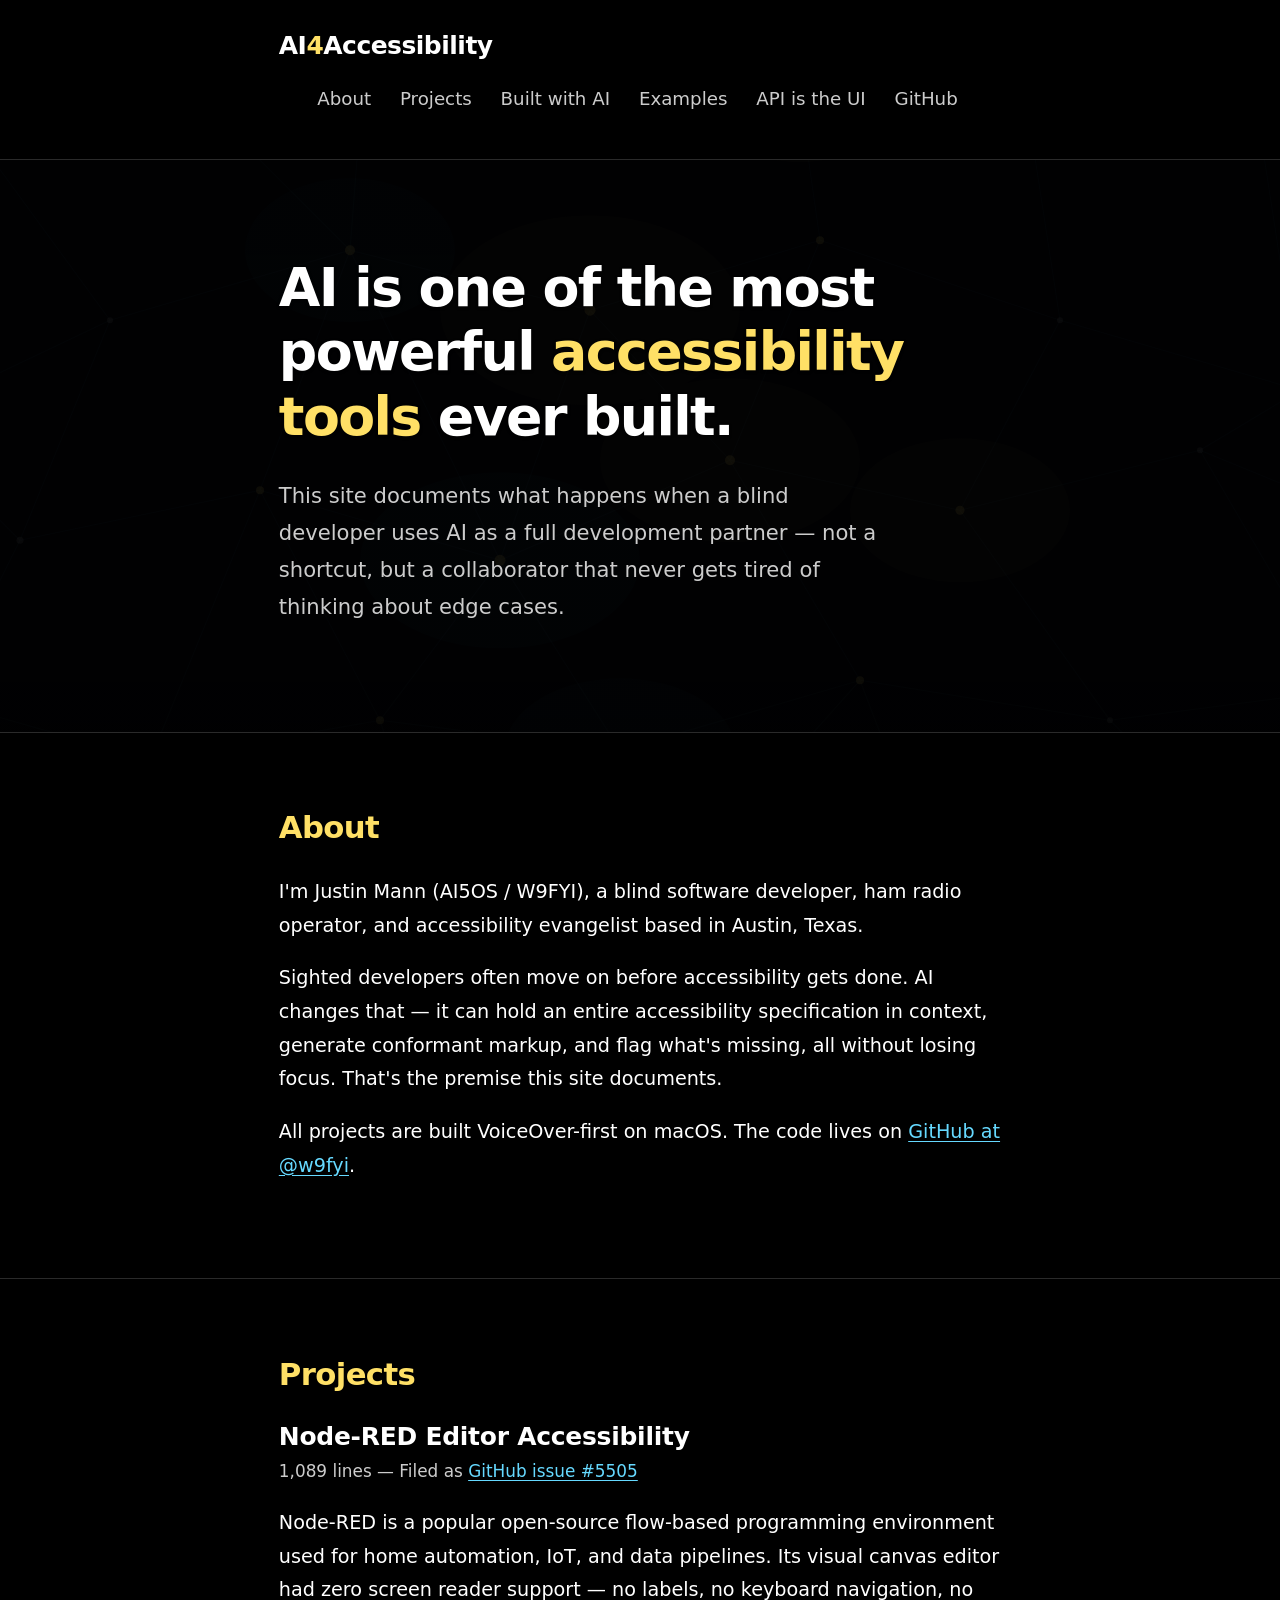
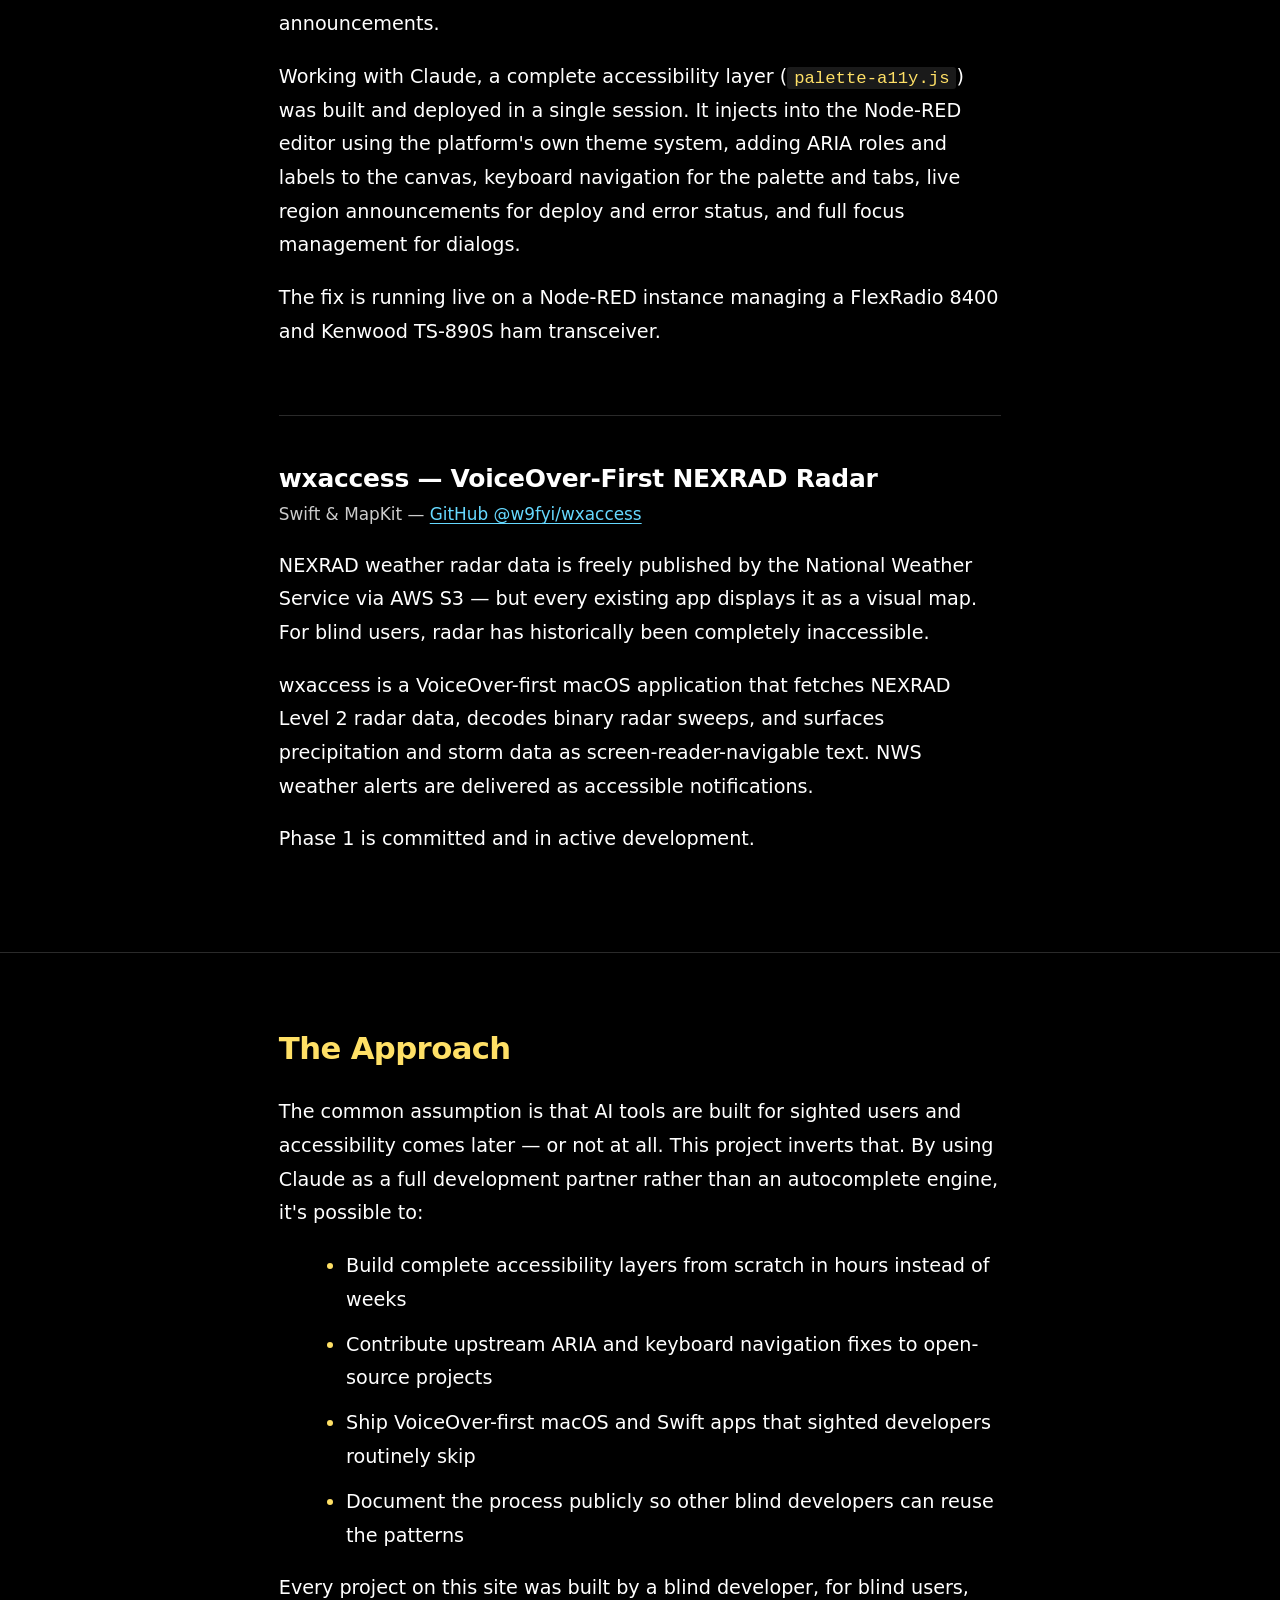
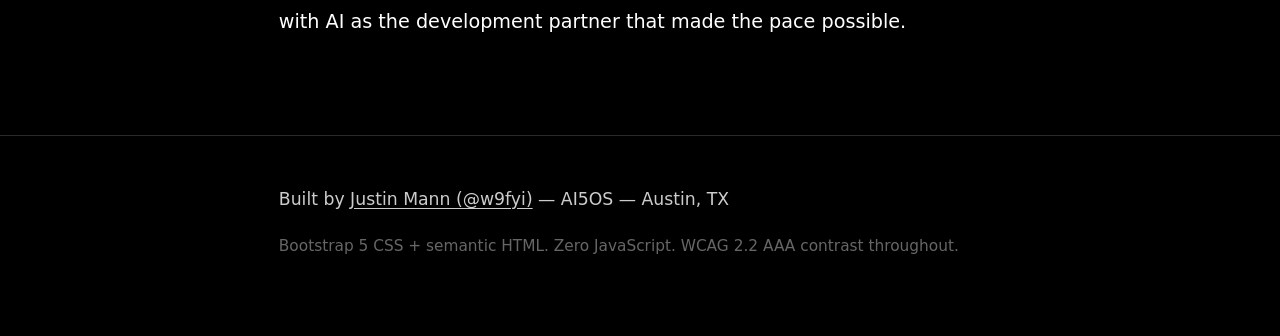
<file: index.html>
<!DOCTYPE html>
<html lang="en">
<head>
  <meta charset="UTF-8">
  <meta name="viewport" content="width=device-width, initial-scale=1.0">
  <title>AI4Accessibility — AI as an Accessibility Tool</title>
  <meta name="description" content="Documenting how AI-assisted development makes software accessible to blind and low-vision users. Projects by Justin Mann (AI5OS), Austin TX.">
  <!-- Bootstrap 5.3 CSS — layout utilities and typographic baseline.
       No Bootstrap JavaScript is loaded; the site remains zero-JS.
       Our style.css loads after and overrides Bootstrap where needed. -->
  <link rel="stylesheet" href="https://cdn.jsdelivr.net/npm/bootstrap@5.3.3/dist/css/bootstrap.min.css" crossorigin="anonymous">
  <link rel="stylesheet" href="style.css">
</head>
<body>

  <a class="skip-link" href="#main">Skip to main content</a>

  <header role="banner">
    <div class="container">
      <a href="/" class="site-title">AI<span class="accent">4</span>Accessibility</a>
      <nav aria-label="Main navigation">
        <ul>
          <li><a href="#about">About</a></li>
          <li><a href="#projects">Projects</a></li>
          <li><a href="/built-with-ai.html">Built with AI</a></li>
          <li><a href="/examples.html">Examples</a></li>
          <li><a href="/api-is-the-ui.html">API is the UI</a></li>
          <li><a href="https://github.com/w9fyi" rel="noopener noreferrer">GitHub</a></li>
        </ul>
      </nav>
    </div>
  </header>

  <main id="main">

    <section class="hero" aria-labelledby="hero-heading">
      <div class="container">
        <h1 id="hero-heading">AI is one of the most powerful <span class="accent">accessibility tools</span> ever built.</h1>
        <p class="hero-sub">This site documents what happens when a blind developer uses AI as a full development partner — not a shortcut, but a collaborator that never gets tired of thinking about edge cases.</p>
      </div>
    </section>

    <section id="about" class="section" aria-labelledby="about-heading">
      <div class="container">
        <h2 id="about-heading">About</h2>
        <p>I'm Justin Mann (AI5OS / W9FYI), a blind software developer, ham radio operator, and accessibility evangelist based in Austin, Texas.</p>
        <p>Sighted developers often move on before accessibility gets done. AI changes that — it can hold an entire accessibility specification in context, generate conformant markup, and flag what's missing, all without losing focus. That's the premise this site documents.</p>
        <p>All projects are built VoiceOver-first on macOS. The code lives on <a href="https://github.com/w9fyi" rel="noopener noreferrer">GitHub at @w9fyi</a>.</p>
      </div>
    </section>

    <section id="projects" class="section" aria-labelledby="projects-heading">
      <div class="container">
        <h2 id="projects-heading">Projects</h2>

        <article class="project" aria-labelledby="nodered-heading">
          <h3 id="nodered-heading">Node-RED Editor Accessibility</h3>
          <p class="project-meta">1,089 lines &mdash; Filed as <a href="https://github.com/node-red/node-red/issues/5505" rel="noopener noreferrer">GitHub issue #5505</a></p>
          <p>Node-RED is a popular open-source flow-based programming environment used for home automation, IoT, and data pipelines. Its visual canvas editor had zero screen reader support — no labels, no keyboard navigation, no announcements.</p>
          <p>Working with Claude, a complete accessibility layer (<code>palette-a11y.js</code>) was built and deployed in a single session. It injects into the Node-RED editor using the platform's own theme system, adding ARIA roles and labels to the canvas, keyboard navigation for the palette and tabs, live region announcements for deploy and error status, and full focus management for dialogs.</p>
          <p>The fix is running live on a Node-RED instance managing a FlexRadio 8400 and Kenwood TS-890S ham transceiver.</p>
        </article>

        <article class="project" aria-labelledby="wxaccess-heading">
          <h3 id="wxaccess-heading">wxaccess — VoiceOver-First NEXRAD Radar</h3>
          <p class="project-meta">Swift &amp; MapKit &mdash; <a href="https://github.com/w9fyi/wxaccess" rel="noopener noreferrer">GitHub @w9fyi/wxaccess</a></p>
          <p>NEXRAD weather radar data is freely published by the National Weather Service via AWS S3 — but every existing app displays it as a visual map. For blind users, radar has historically been completely inaccessible.</p>
          <p>wxaccess is a VoiceOver-first macOS application that fetches NEXRAD Level 2 radar data, decodes binary radar sweeps, and surfaces precipitation and storm data as screen-reader-navigable text. NWS weather alerts are delivered as accessible notifications.</p>
          <p>Phase 1 is committed and in active development.</p>
        </article>

      </div>
    </section>

    <section id="approach" class="section" aria-labelledby="approach-heading">
      <div class="container">
        <h2 id="approach-heading">The Approach</h2>
        <p>The common assumption is that AI tools are built for sighted users and accessibility comes later — or not at all. This project inverts that. By using Claude as a full development partner rather than an autocomplete engine, it's possible to:</p>
        <ul>
          <li>Build complete accessibility layers from scratch in hours instead of weeks</li>
          <li>Contribute upstream ARIA and keyboard navigation fixes to open-source projects</li>
          <li>Ship VoiceOver-first macOS and Swift apps that sighted developers routinely skip</li>
          <li>Document the process publicly so other blind developers can reuse the patterns</li>
        </ul>
        <p>Every project on this site was built by a blind developer, for blind users, with AI as the development partner that made the pace possible.</p>
      </div>
    </section>

  </main>

  <footer role="contentinfo">
    <div class="container">
      <p>Built by <a href="https://github.com/w9fyi" rel="noopener noreferrer">Justin Mann (@w9fyi)</a> &mdash; AI5OS &mdash; Austin, TX</p>
      <p class="footer-note">Bootstrap 5 CSS + semantic HTML. Zero JavaScript. WCAG 2.2 AAA contrast throughout.</p>
    </div>
  </footer>

</body>
</html>
</file>
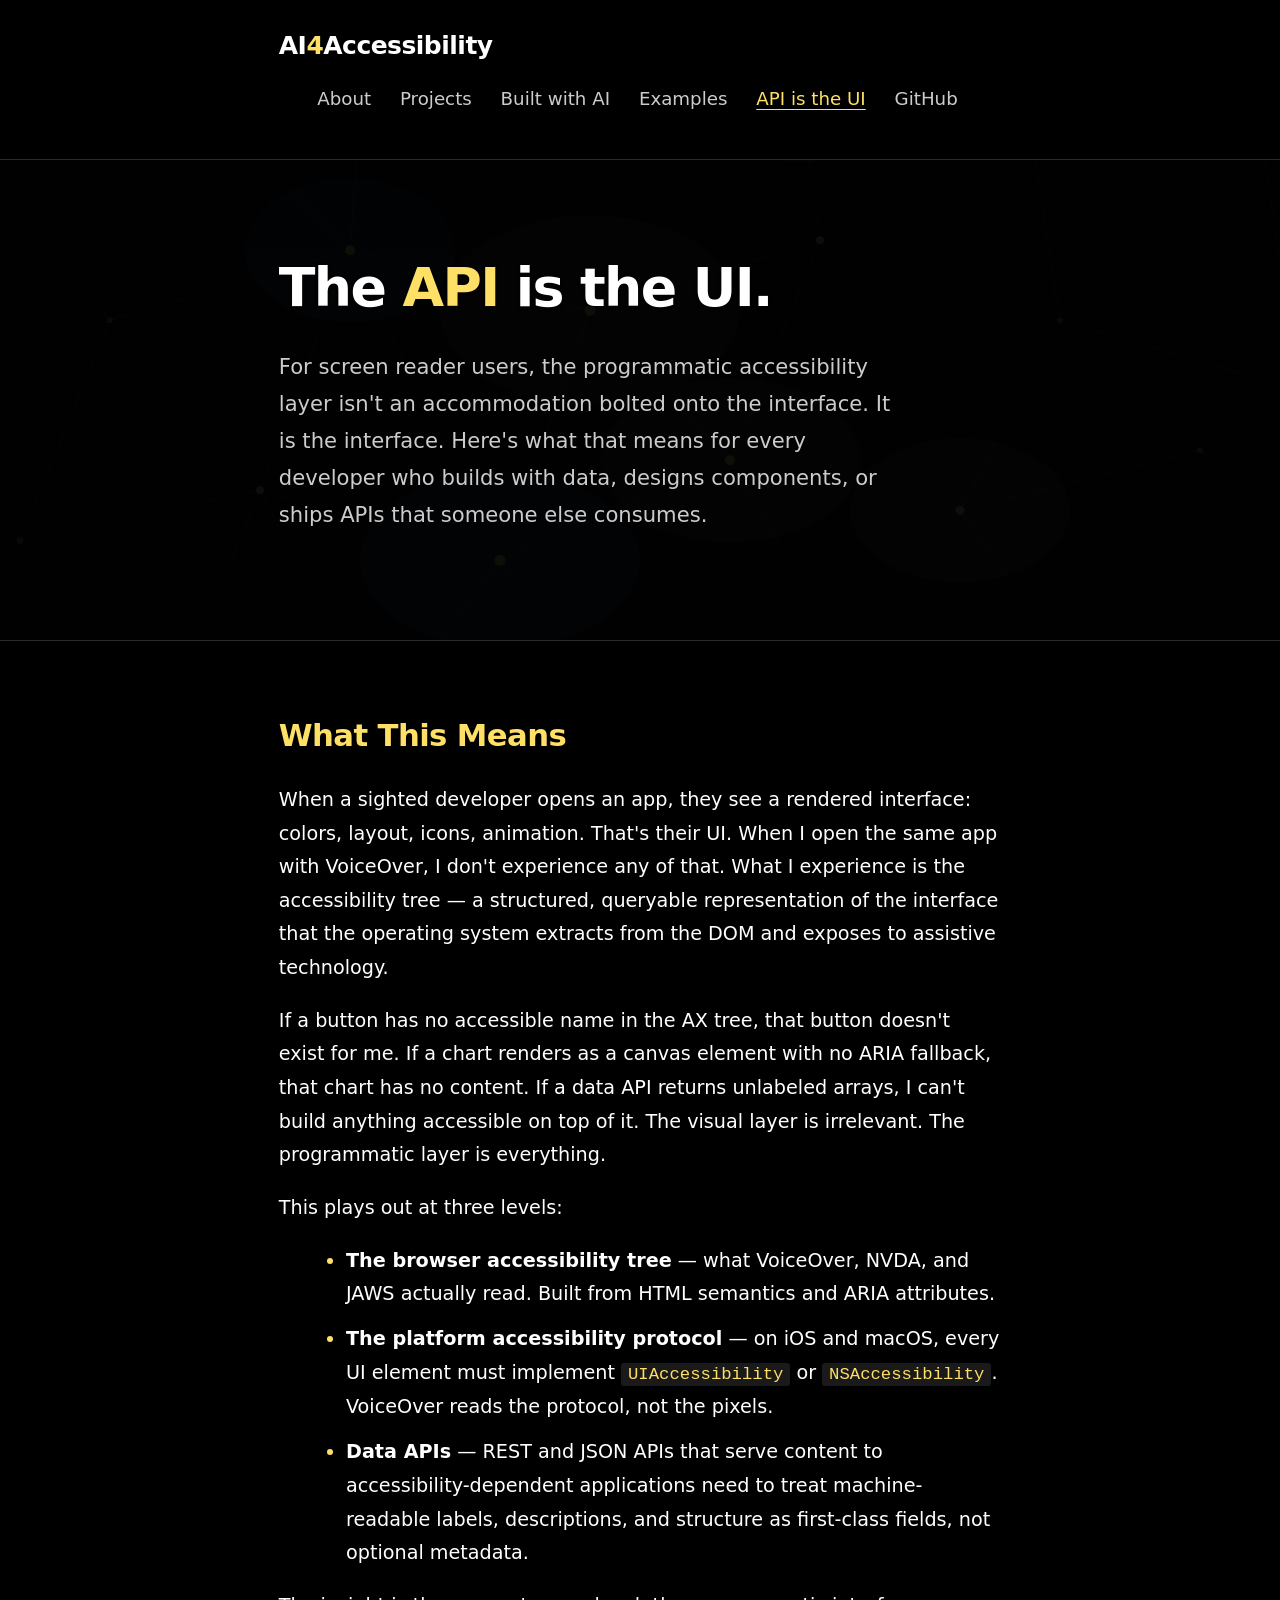
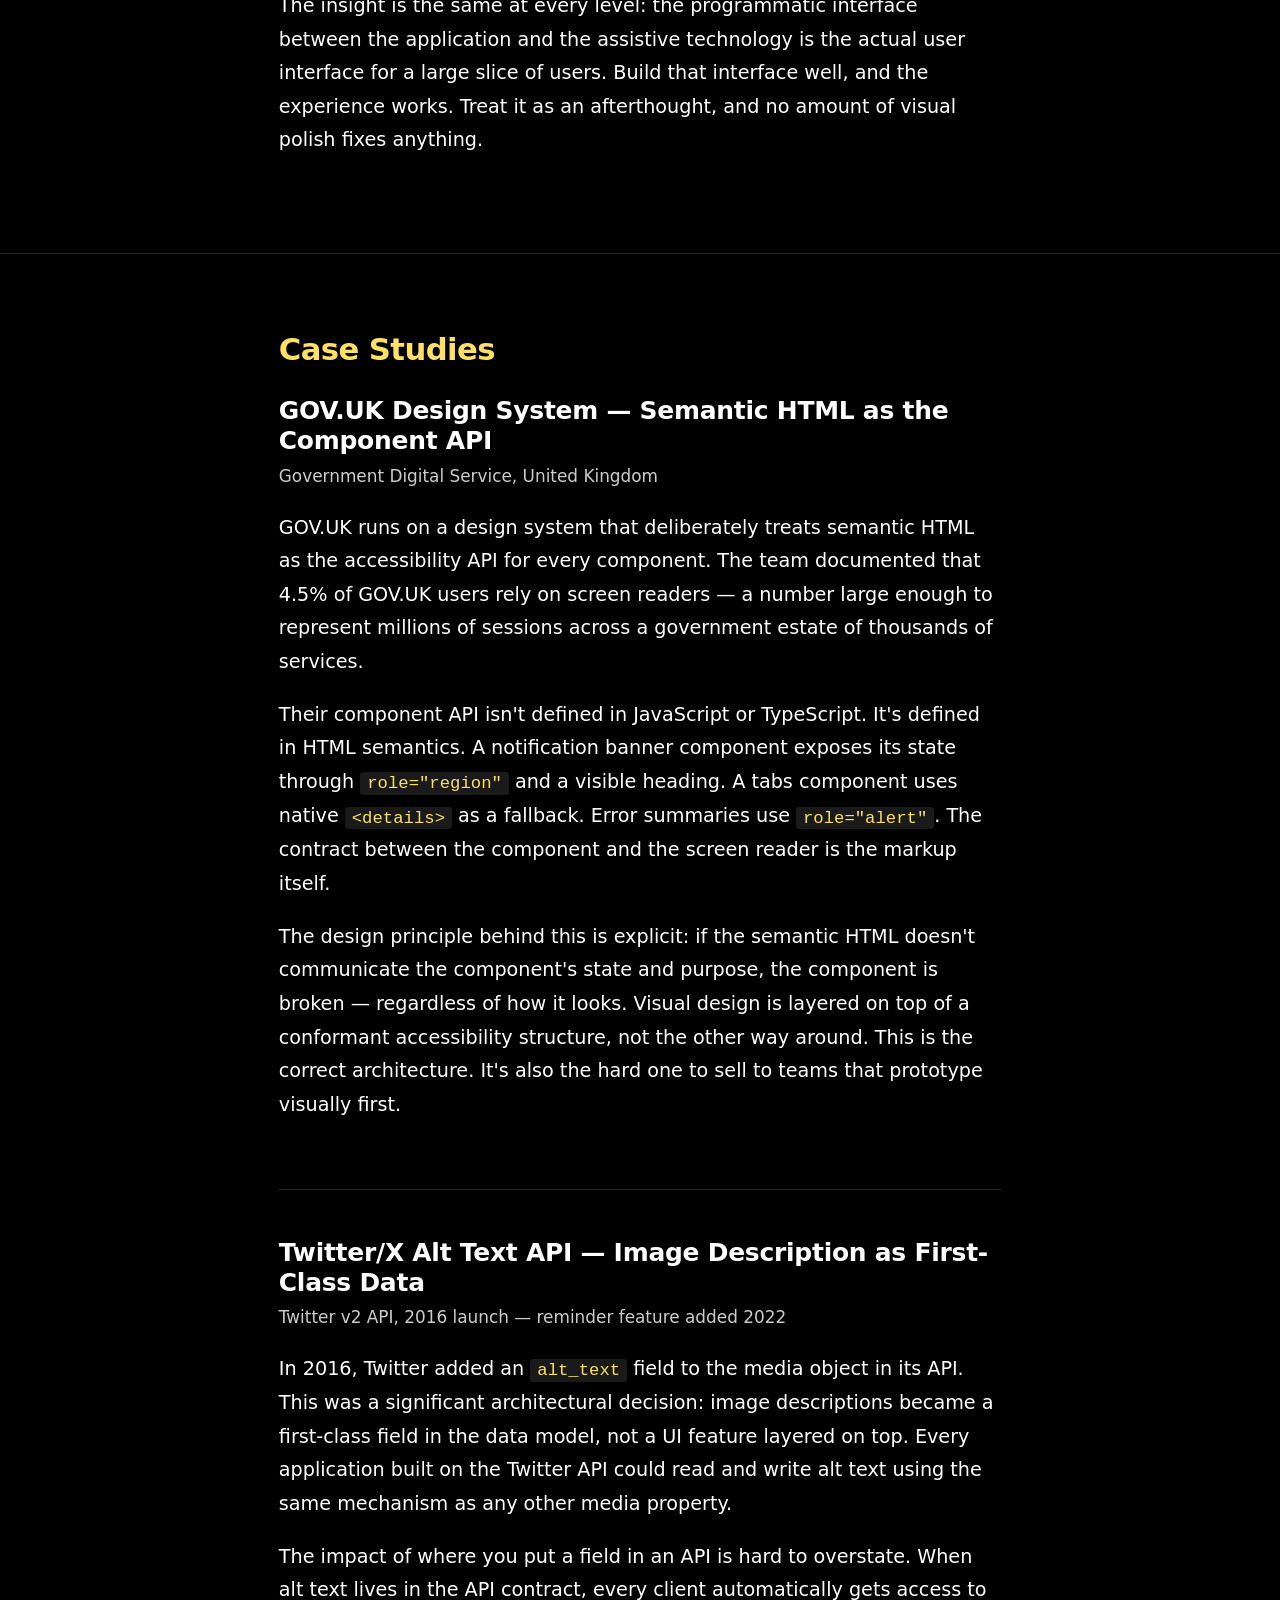
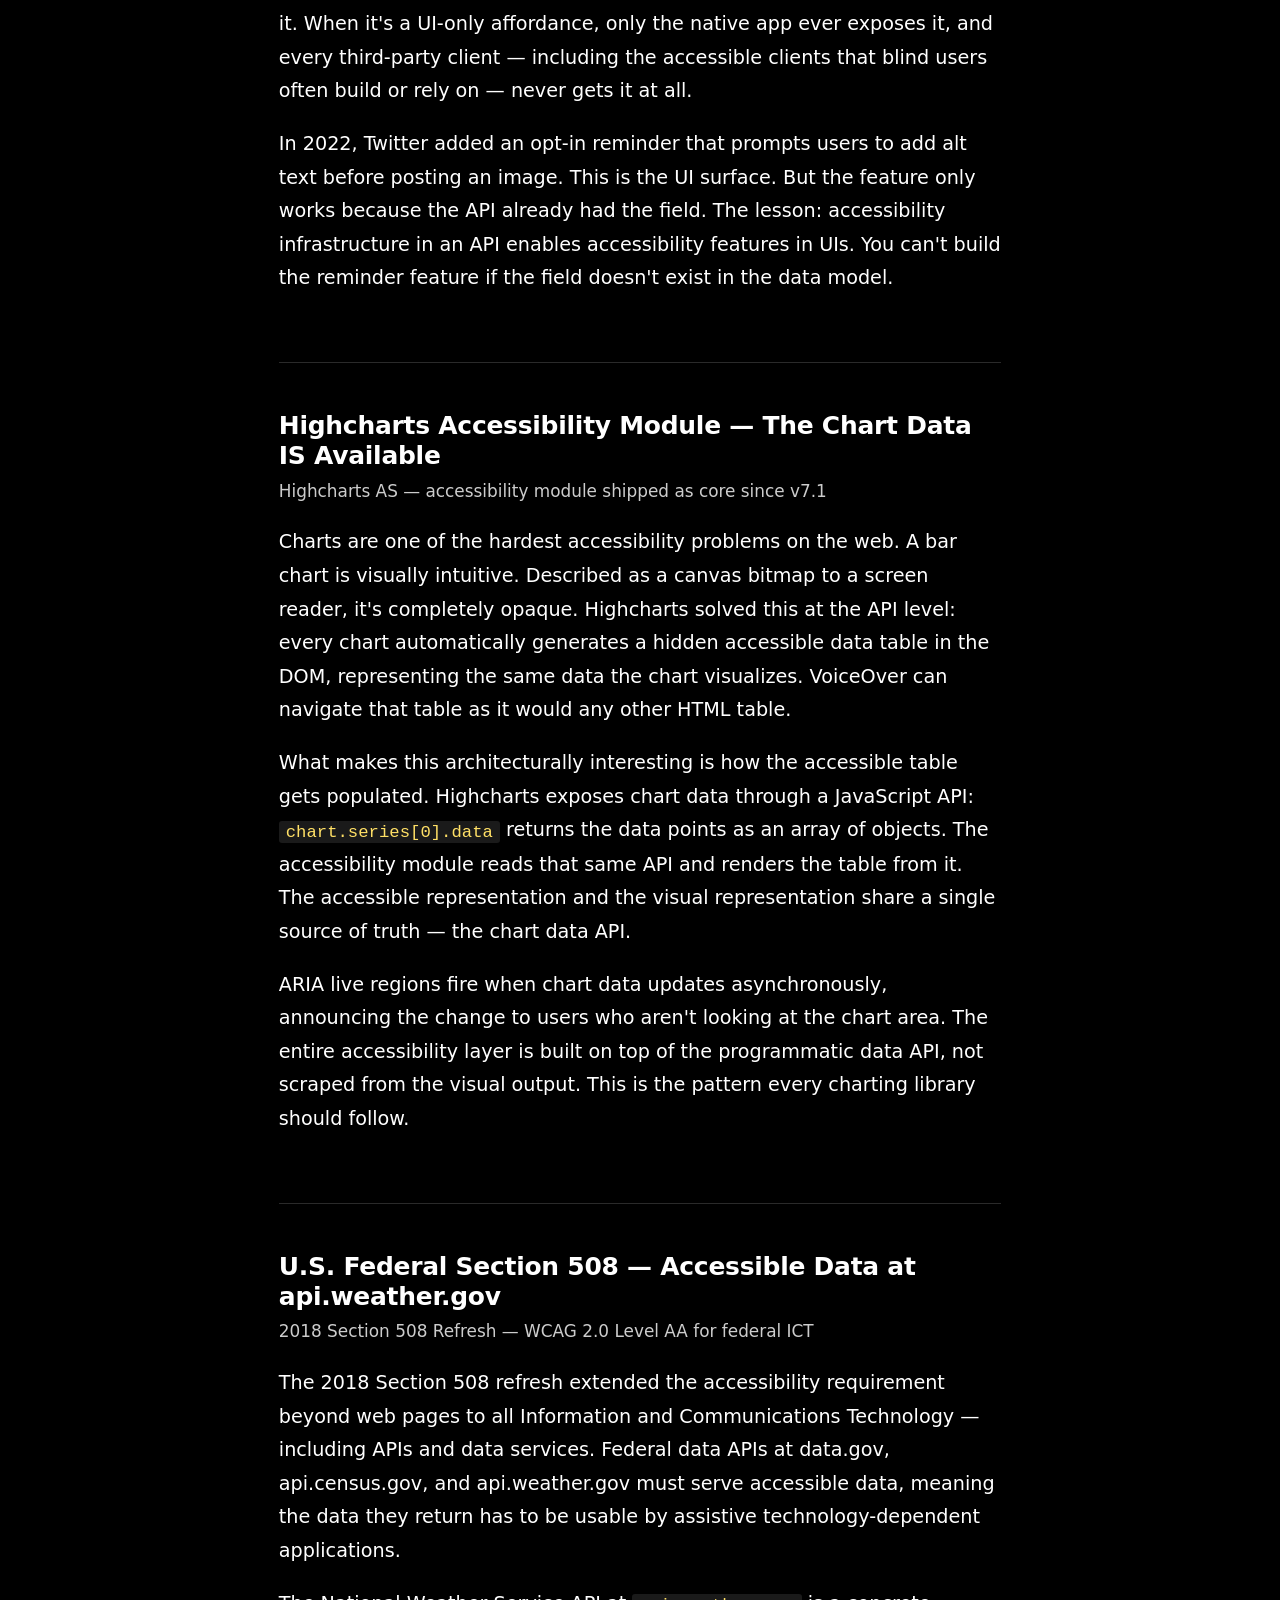
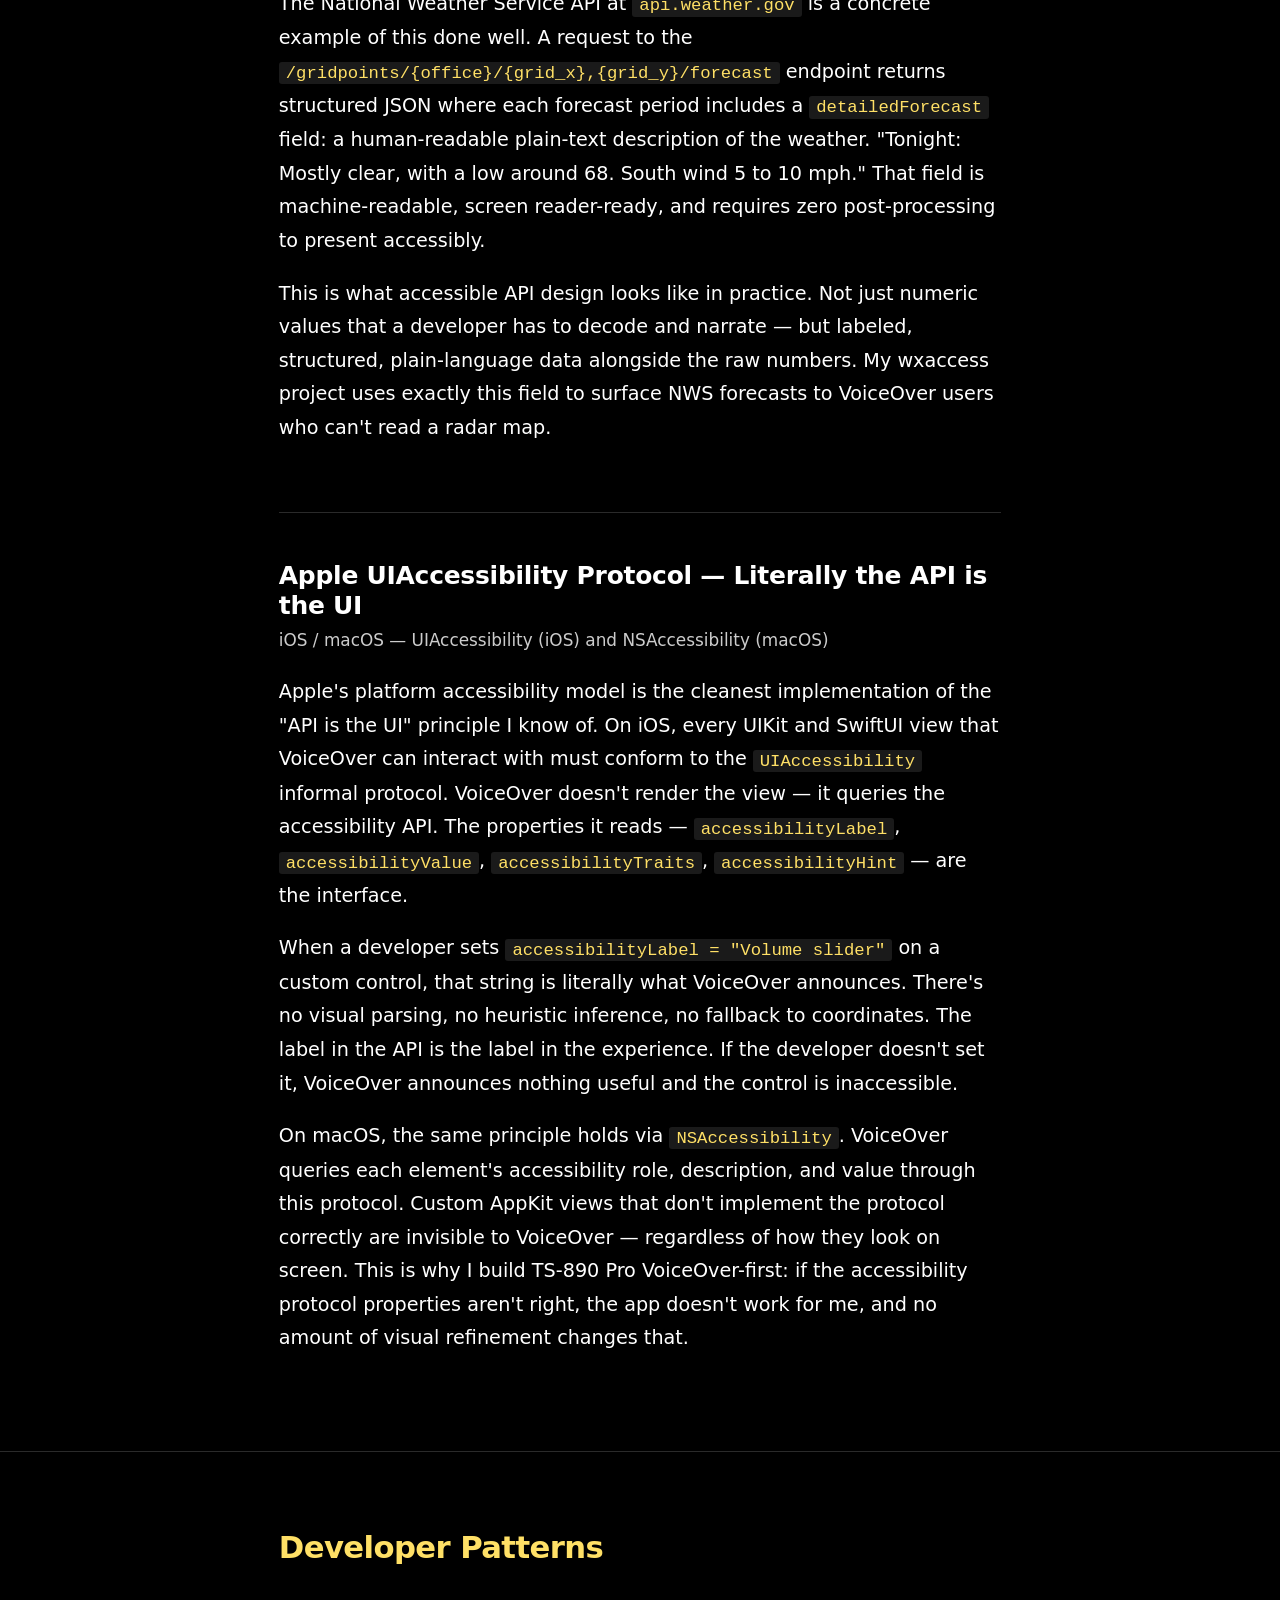
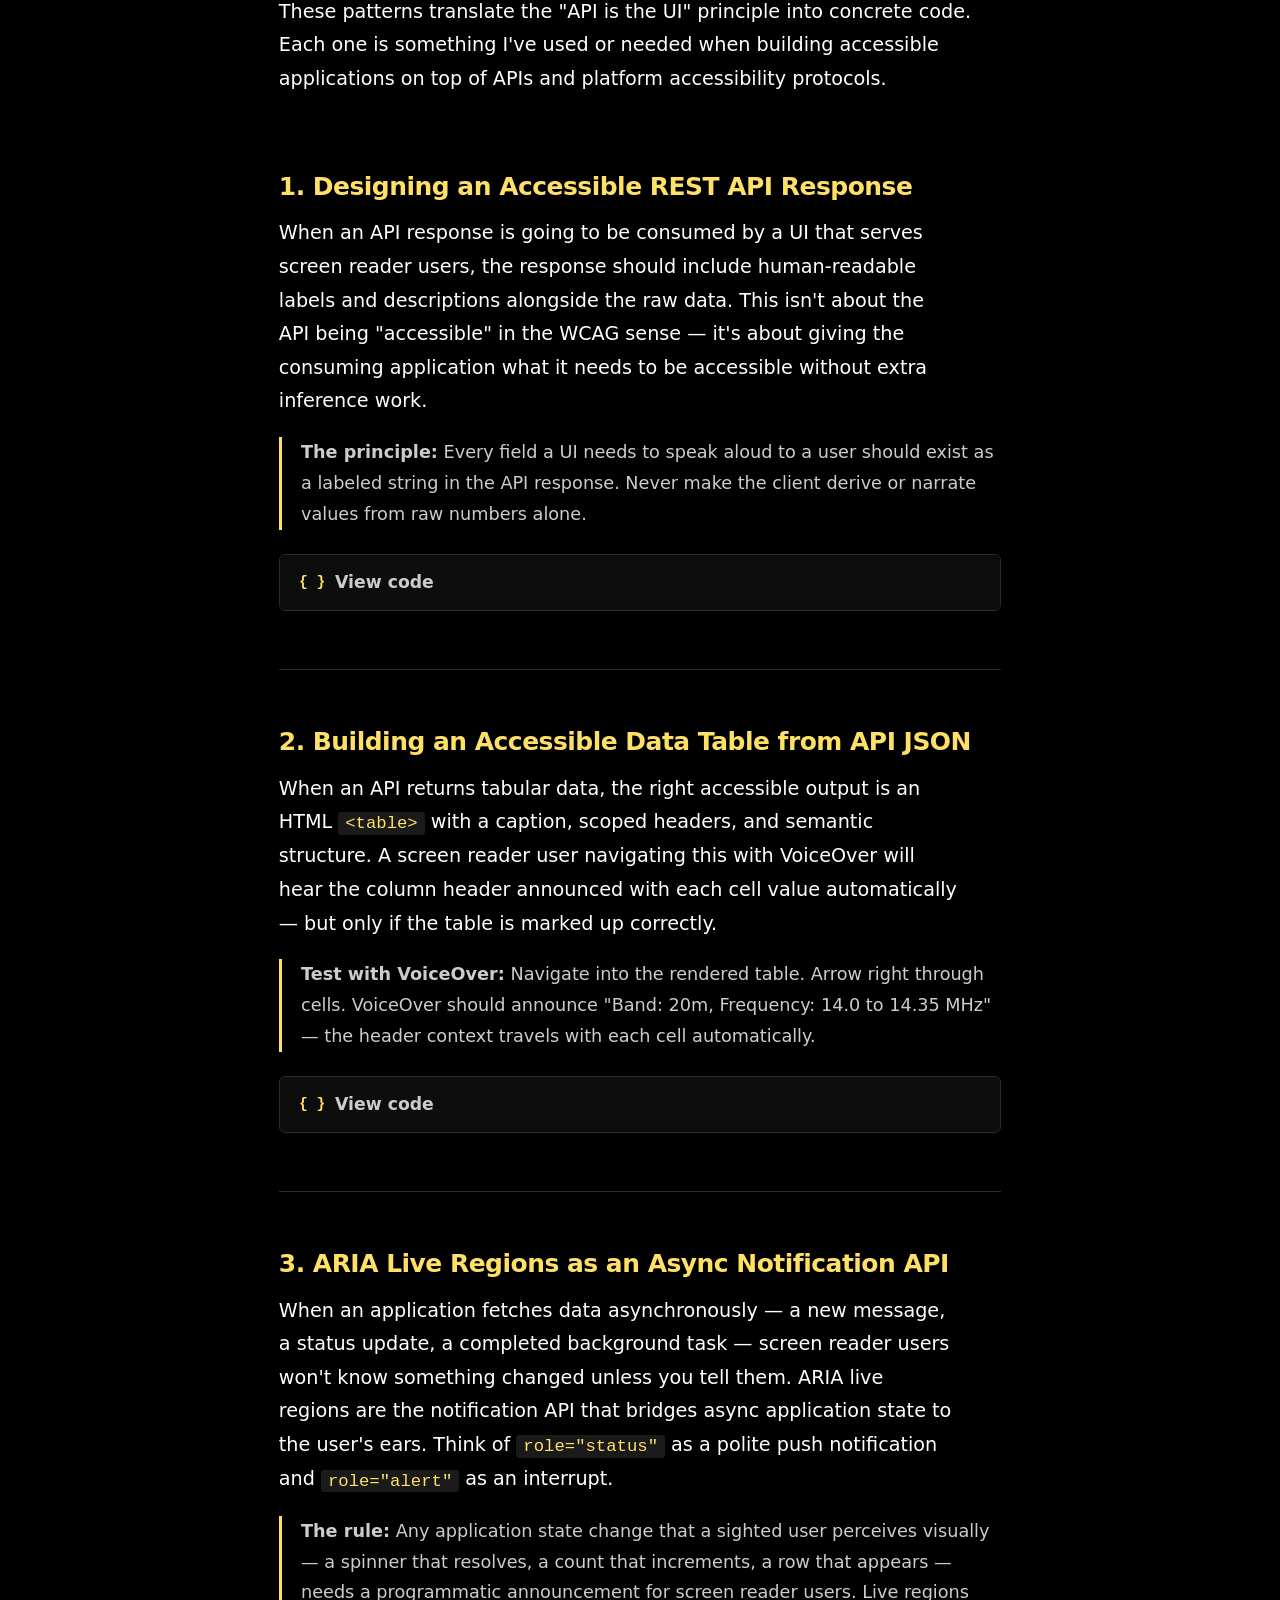
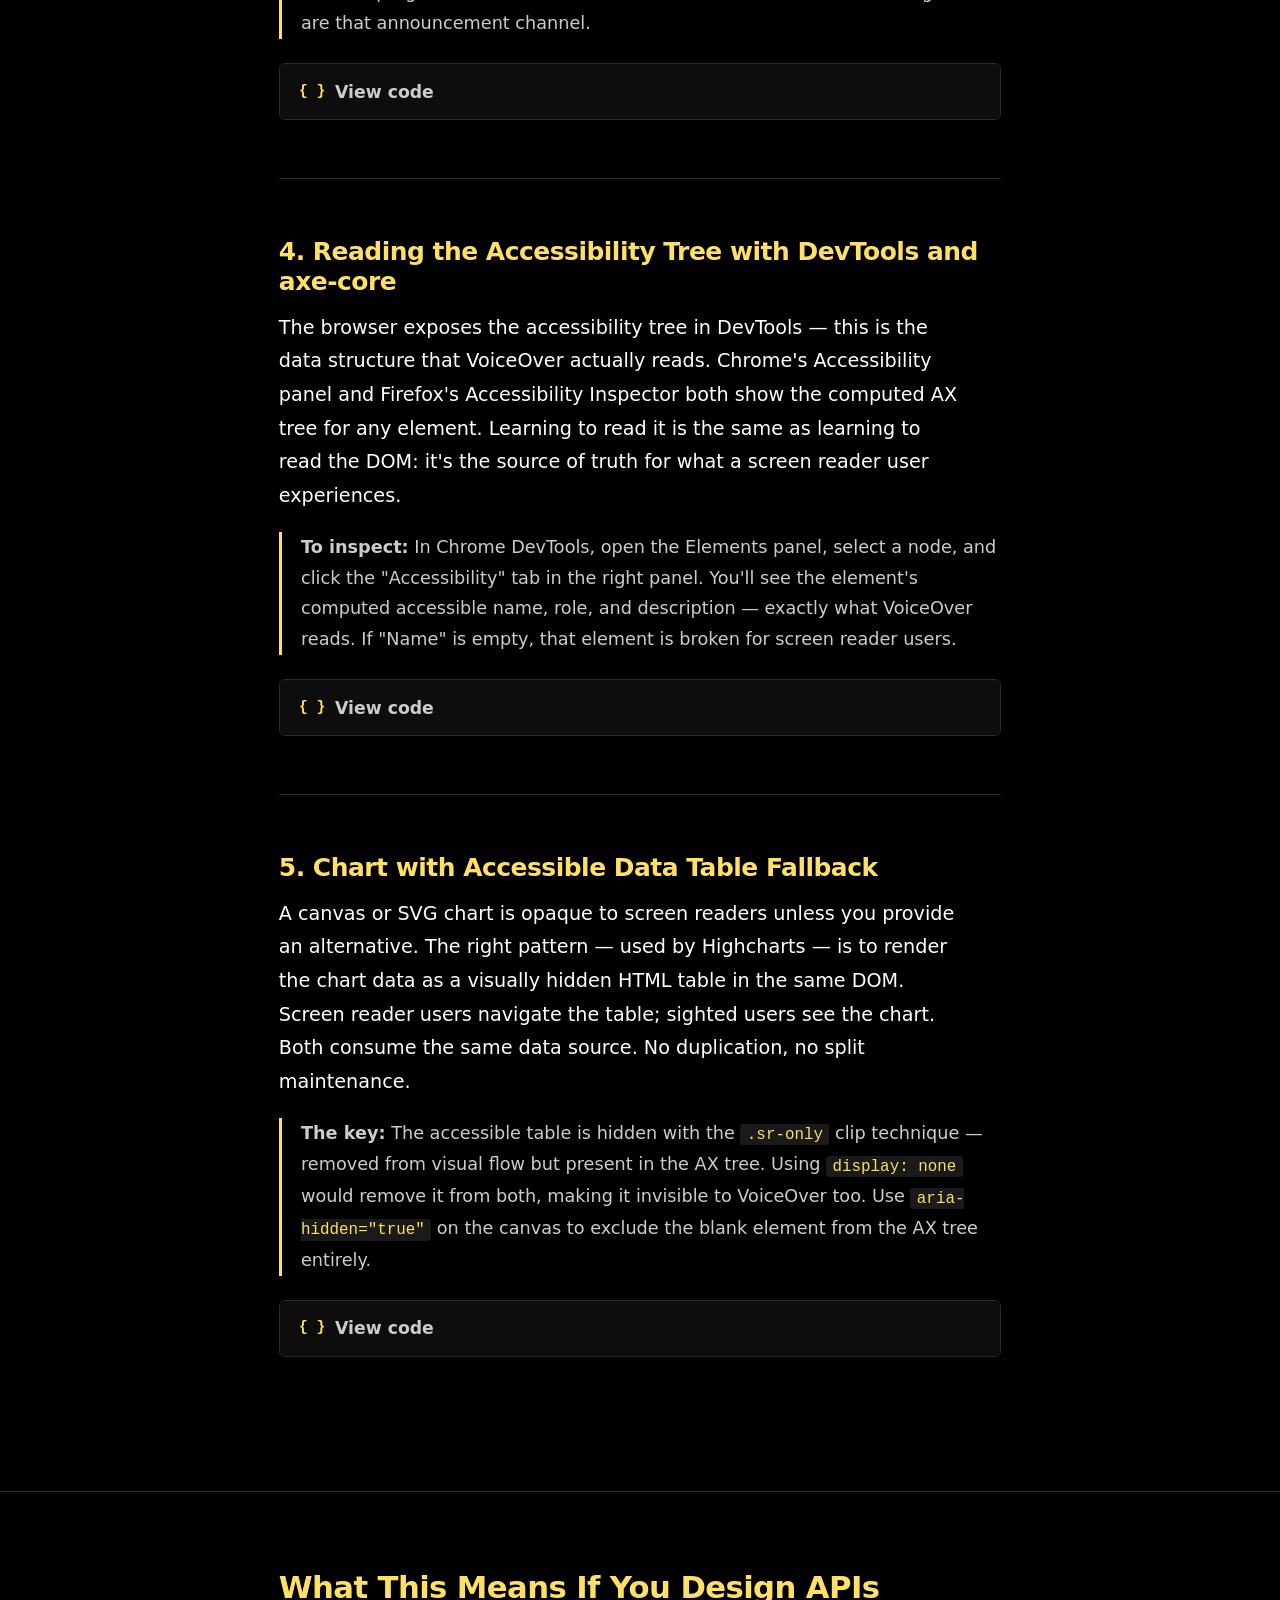
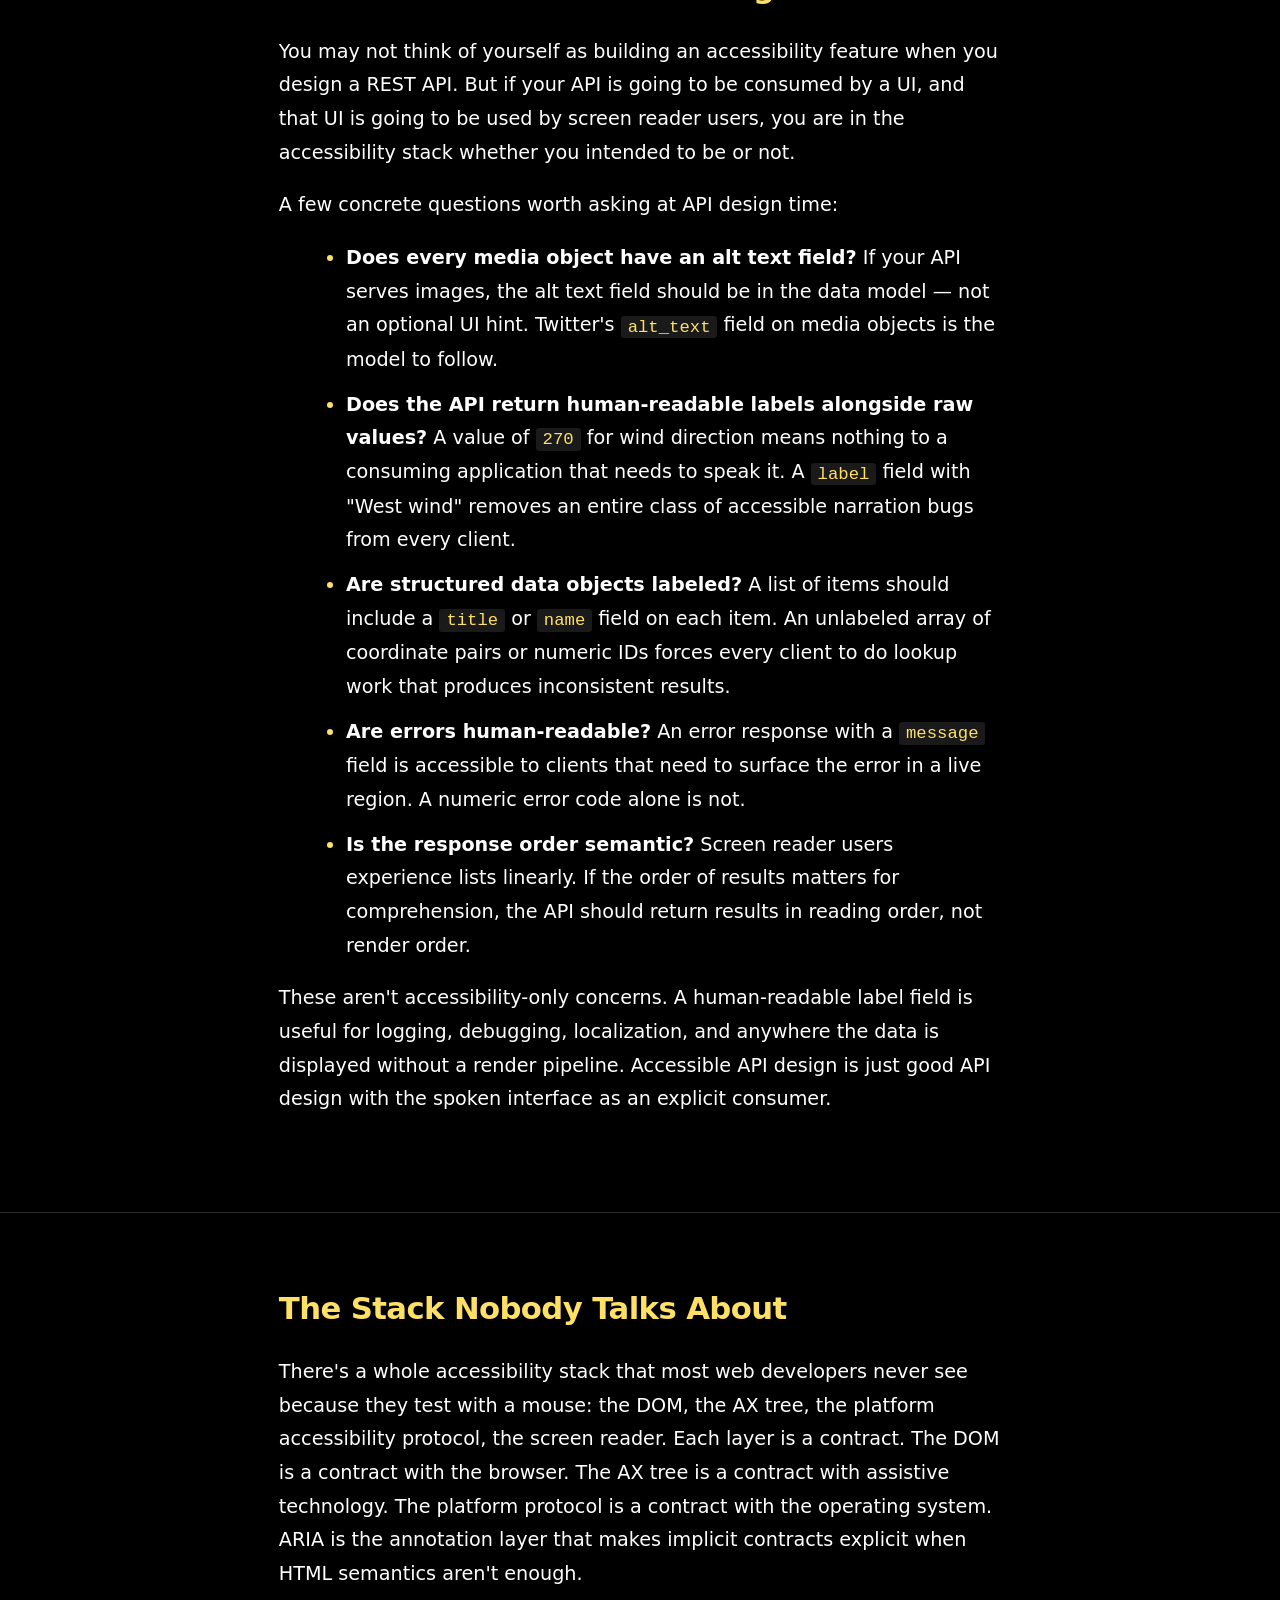
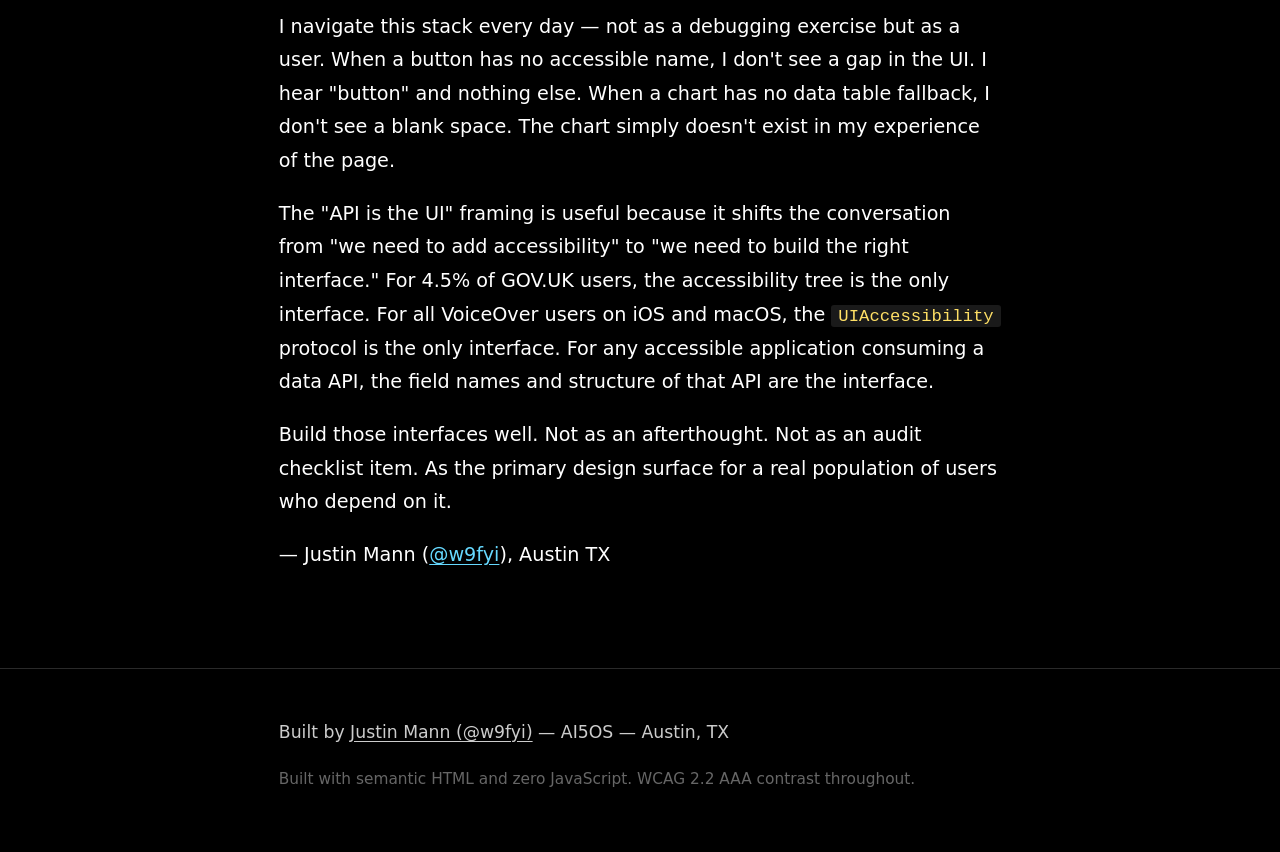
<file: api-is-the-ui.html>
<!DOCTYPE html>
<html lang="en">
<head>
  <meta charset="UTF-8">
  <meta name="viewport" content="width=device-width, initial-scale=1.0">
  <title>The API is the UI — AI4Accessibility</title>
  <meta name="description" content="For screen reader users, the accessibility API is the actual interface. A deep dive into browser AX trees, ARIA contracts, REST API design, and why the programmatic layer is all that matters.">
  <link rel="stylesheet" href="https://cdn.jsdelivr.net/npm/bootstrap@5.3.3/dist/css/bootstrap.min.css" crossorigin="anonymous">
  <link rel="stylesheet" href="style.css">
  <link rel="stylesheet" href="examples.css">
</head>
<body>

  <a class="skip-link" href="#main">Skip to main content</a>

  <header role="banner">
    <div class="container">
      <a href="/" class="site-title">AI<span class="accent">4</span>Accessibility</a>
      <nav aria-label="Main navigation">
        <ul>
          <li><a href="/#about">About</a></li>
          <li><a href="/#projects">Projects</a></li>
          <li><a href="/built-with-ai.html">Built with AI</a></li>
          <li><a href="/examples.html">Examples</a></li>
          <li><a href="/api-is-the-ui.html" aria-current="page">API is the UI</a></li>
          <li><a href="https://github.com/w9fyi" rel="noopener noreferrer">GitHub</a></li>
        </ul>
      </nav>
    </div>
  </header>

  <main id="main">

    <section class="hero" aria-labelledby="hero-heading">
      <div class="container">
        <h1 id="hero-heading">The <span class="accent">API</span> is the UI.</h1>
        <p class="hero-sub">For screen reader users, the programmatic accessibility layer isn't an accommodation bolted onto the interface. It is the interface. Here's what that means for every developer who builds with data, designs components, or ships APIs that someone else consumes.</p>
      </div>
    </section>

    <section class="section" aria-labelledby="concept-heading">
      <div class="container">
        <h2 id="concept-heading">What This Means</h2>
        <p>When a sighted developer opens an app, they see a rendered interface: colors, layout, icons, animation. That's their UI. When I open the same app with VoiceOver, I don't experience any of that. What I experience is the accessibility tree — a structured, queryable representation of the interface that the operating system extracts from the DOM and exposes to assistive technology.</p>
        <p>If a button has no accessible name in the AX tree, that button doesn't exist for me. If a chart renders as a canvas element with no ARIA fallback, that chart has no content. If a data API returns unlabeled arrays, I can't build anything accessible on top of it. The visual layer is irrelevant. The programmatic layer is everything.</p>
        <p>This plays out at three levels:</p>
        <ul>
          <li><strong>The browser accessibility tree</strong> — what VoiceOver, NVDA, and JAWS actually read. Built from HTML semantics and ARIA attributes.</li>
          <li><strong>The platform accessibility protocol</strong> — on iOS and macOS, every UI element must implement <code>UIAccessibility</code> or <code>NSAccessibility</code>. VoiceOver reads the protocol, not the pixels.</li>
          <li><strong>Data APIs</strong> — REST and JSON APIs that serve content to accessibility-dependent applications need to treat machine-readable labels, descriptions, and structure as first-class fields, not optional metadata.</li>
        </ul>
        <p>The insight is the same at every level: the programmatic interface between the application and the assistive technology is the actual user interface for a large slice of users. Build that interface well, and the experience works. Treat it as an afterthought, and no amount of visual polish fixes anything.</p>
      </div>
    </section>

    <section class="section" aria-labelledby="case-studies-heading">
      <div class="container">
        <h2 id="case-studies-heading">Case Studies</h2>

        <article class="project" aria-labelledby="govuk-heading">
          <h3 id="govuk-heading">GOV.UK Design System — Semantic HTML as the Component API</h3>
          <p class="project-meta">Government Digital Service, United Kingdom</p>
          <p>GOV.UK runs on a design system that deliberately treats semantic HTML as the accessibility API for every component. The team documented that 4.5% of GOV.UK users rely on screen readers — a number large enough to represent millions of sessions across a government estate of thousands of services.</p>
          <p>Their component API isn't defined in JavaScript or TypeScript. It's defined in HTML semantics. A notification banner component exposes its state through <code>role="region"</code> and a visible heading. A tabs component uses native <code>&lt;details&gt;</code> as a fallback. Error summaries use <code>role="alert"</code>. The contract between the component and the screen reader is the markup itself.</p>
          <p>The design principle behind this is explicit: if the semantic HTML doesn't communicate the component's state and purpose, the component is broken — regardless of how it looks. Visual design is layered on top of a conformant accessibility structure, not the other way around. This is the correct architecture. It's also the hard one to sell to teams that prototype visually first.</p>
        </article>

        <article class="project" aria-labelledby="twitter-heading">
          <h3 id="twitter-heading">Twitter/X Alt Text API — Image Description as First-Class Data</h3>
          <p class="project-meta">Twitter v2 API, 2016 launch — reminder feature added 2022</p>
          <p>In 2016, Twitter added an <code>alt_text</code> field to the media object in its API. This was a significant architectural decision: image descriptions became a first-class field in the data model, not a UI feature layered on top. Every application built on the Twitter API could read and write alt text using the same mechanism as any other media property.</p>
          <p>The impact of where you put a field in an API is hard to overstate. When alt text lives in the API contract, every client automatically gets access to it. When it's a UI-only affordance, only the native app ever exposes it, and every third-party client — including the accessible clients that blind users often build or rely on — never gets it at all.</p>
          <p>In 2022, Twitter added an opt-in reminder that prompts users to add alt text before posting an image. This is the UI surface. But the feature only works because the API already had the field. The lesson: accessibility infrastructure in an API enables accessibility features in UIs. You can't build the reminder feature if the field doesn't exist in the data model.</p>
        </article>

        <article class="project" aria-labelledby="highcharts-heading">
          <h3 id="highcharts-heading">Highcharts Accessibility Module — The Chart Data IS Available</h3>
          <p class="project-meta">Highcharts AS — accessibility module shipped as core since v7.1</p>
          <p>Charts are one of the hardest accessibility problems on the web. A bar chart is visually intuitive. Described as a canvas bitmap to a screen reader, it's completely opaque. Highcharts solved this at the API level: every chart automatically generates a hidden accessible data table in the DOM, representing the same data the chart visualizes. VoiceOver can navigate that table as it would any other HTML table.</p>
          <p>What makes this architecturally interesting is how the accessible table gets populated. Highcharts exposes chart data through a JavaScript API: <code>chart.series[0].data</code> returns the data points as an array of objects. The accessibility module reads that same API and renders the table from it. The accessible representation and the visual representation share a single source of truth — the chart data API.</p>
          <p>ARIA live regions fire when chart data updates asynchronously, announcing the change to users who aren't looking at the chart area. The entire accessibility layer is built on top of the programmatic data API, not scraped from the visual output. This is the pattern every charting library should follow.</p>
        </article>

        <article class="project" aria-labelledby="section508-heading">
          <h3 id="section508-heading">U.S. Federal Section 508 — Accessible Data at api.weather.gov</h3>
          <p class="project-meta">2018 Section 508 Refresh — WCAG 2.0 Level AA for federal ICT</p>
          <p>The 2018 Section 508 refresh extended the accessibility requirement beyond web pages to all Information and Communications Technology — including APIs and data services. Federal data APIs at data.gov, api.census.gov, and api.weather.gov must serve accessible data, meaning the data they return has to be usable by assistive technology-dependent applications.</p>
          <p>The National Weather Service API at <code>api.weather.gov</code> is a concrete example of this done well. A request to the <code>/gridpoints/{office}/{grid_x},{grid_y}/forecast</code> endpoint returns structured JSON where each forecast period includes a <code>detailedForecast</code> field: a human-readable plain-text description of the weather. "Tonight: Mostly clear, with a low around 68. South wind 5 to 10 mph." That field is machine-readable, screen reader-ready, and requires zero post-processing to present accessibly.</p>
          <p>This is what accessible API design looks like in practice. Not just numeric values that a developer has to decode and narrate — but labeled, structured, plain-language data alongside the raw numbers. My wxaccess project uses exactly this field to surface NWS forecasts to VoiceOver users who can't read a radar map.</p>
        </article>

        <article class="project" aria-labelledby="apple-heading">
          <h3 id="apple-heading">Apple UIAccessibility Protocol — Literally the API is the UI</h3>
          <p class="project-meta">iOS / macOS — UIAccessibility (iOS) and NSAccessibility (macOS)</p>
          <p>Apple's platform accessibility model is the cleanest implementation of the "API is the UI" principle I know of. On iOS, every UIKit and SwiftUI view that VoiceOver can interact with must conform to the <code>UIAccessibility</code> informal protocol. VoiceOver doesn't render the view — it queries the accessibility API. The properties it reads — <code>accessibilityLabel</code>, <code>accessibilityValue</code>, <code>accessibilityTraits</code>, <code>accessibilityHint</code> — are the interface.</p>
          <p>When a developer sets <code>accessibilityLabel = "Volume slider"</code> on a custom control, that string is literally what VoiceOver announces. There's no visual parsing, no heuristic inference, no fallback to coordinates. The label in the API is the label in the experience. If the developer doesn't set it, VoiceOver announces nothing useful and the control is inaccessible.</p>
          <p>On macOS, the same principle holds via <code>NSAccessibility</code>. VoiceOver queries each element's accessibility role, description, and value through this protocol. Custom AppKit views that don't implement the protocol correctly are invisible to VoiceOver — regardless of how they look on screen. This is why I build TS-890 Pro VoiceOver-first: if the accessibility protocol properties aren't right, the app doesn't work for me, and no amount of visual refinement changes that.</p>
        </article>

      </div>
    </section>

    <section class="section" aria-labelledby="patterns-heading">
      <div class="container">
        <h2 id="patterns-heading">Developer Patterns</h2>
        <p>These patterns translate the "API is the UI" principle into concrete code. Each one is something I've used or needed when building accessible applications on top of APIs and platform accessibility protocols.</p>

        <article class="example" id="api-json" aria-labelledby="ex-api-json-heading">
          <h3 id="ex-api-json-heading">1. Designing an Accessible REST API Response</h3>
          <p class="ex-desc">When an API response is going to be consumed by a UI that serves screen reader users, the response should include human-readable labels and descriptions alongside the raw data. This isn't about the API being "accessible" in the WCAG sense — it's about giving the consuming application what it needs to be accessible without extra inference work.</p>
          <p class="ex-note"><strong>The principle:</strong> Every field a UI needs to speak aloud to a user should exist as a labeled string in the API response. Never make the client derive or narrate values from raw numbers alone.</p>

          <details class="code-block">
            <summary>View code</summary>
            <pre><code>// Inaccessible API response — client has to infer everything
{
  "temp": 71,
  "wind": 12,
  "dir": 270,
  "precip": 0.03
}

// Accessible API response — labeled, human-readable fields alongside raw data
{
  "temperature": {
    "value": 71,
    "unit": "fahrenheit",
    "label": "71 degrees Fahrenheit"
  },
  "wind": {
    "speed_mph": 12,
    "direction_degrees": 270,
    "label": "West wind at 12 miles per hour"
  },
  "precipitation": {
    "inches": 0.03,
    "label": "Light rain, 0.03 inches"
  },
  "summary": "Partly cloudy with a west wind at 12 mph. Temperature 71°F. Light rain possible.",
  "image": {
    "url": "https://example.com/icons/partly-cloudy.png",
    "alt": "Partly cloudy sky"
  }
}

// The NWS API at api.weather.gov follows this pattern:
// GET https://api.weather.gov/gridpoints/EWX/155,91/forecast
// Each period in the response includes:
// "detailedForecast": "Tonight: Partly cloudy. Low around 68. South wind 5 to 10 mph."
// That string requires zero post-processing to present to a VoiceOver user.</code></pre>
          </details>
        </article>

        <article class="example" id="api-table" aria-labelledby="ex-api-table-heading">
          <h3 id="ex-api-table-heading">2. Building an Accessible Data Table from API JSON</h3>
          <p class="ex-desc">When an API returns tabular data, the right accessible output is an HTML <code>&lt;table&gt;</code> with a caption, scoped headers, and semantic structure. A screen reader user navigating this with VoiceOver will hear the column header announced with each cell value automatically — but only if the table is marked up correctly.</p>
          <p class="ex-note"><strong>Test with VoiceOver:</strong> Navigate into the rendered table. Arrow right through cells. VoiceOver should announce "Band: 20m, Frequency: 14.0 to 14.35 MHz" — the header context travels with each cell automatically.</p>

          <details class="code-block">
            <summary>View code</summary>
            <pre><code>// API response: array of objects with consistent keys
const bands = [
  { band: "40m", freq: "7.0–7.3 MHz",    license: "General",    use: "Domestic + DX SSB, CW" },
  { band: "20m", freq: "14.0–14.35 MHz", license: "General",    use: "International DX" },
  { band: "10m", freq: "28.0–29.7 MHz",  license: "Technician", use: "SSB, FM, digital" }
];

// Render as an accessible HTML table
// caption describes the table's subject — required for screen reader context
// scope="col" associates each header cell with its column
function renderBandTable(bands) {
  return `
    &lt;table&gt;
      &lt;caption&gt;Amateur radio HF band plan&lt;/caption&gt;
      &lt;thead&gt;
        &lt;tr&gt;
          &lt;th scope="col"&gt;Band&lt;/th&gt;
          &lt;th scope="col"&gt;Frequency&lt;/th&gt;
          &lt;th scope="col"&gt;License&lt;/th&gt;
          &lt;th scope="col"&gt;Typical use&lt;/th&gt;
        &lt;/tr&gt;
      &lt;/thead&gt;
      &lt;tbody&gt;
        ${bands.map(b =&gt; `
        &lt;tr&gt;
          &lt;td&gt;${b.band}&lt;/td&gt;
          &lt;td&gt;${b.freq}&lt;/td&gt;
          &lt;td&gt;${b.license}&lt;/td&gt;
          &lt;td&gt;${b.use}&lt;/td&gt;
        &lt;/tr&gt;`).join('')}
      &lt;/tbody&gt;
    &lt;/table&gt;
  `;
}

// What NOT to do:
// &lt;div class="table-row"&gt;          -- no semantic structure
// &lt;span class="cell"&gt;20m&lt;/span&gt;  -- VoiceOver reads cells with no column context
// CSS grid that looks like a table  -- completely opaque to screen readers</code></pre>
          </details>
        </article>

        <article class="example" id="live-region-api" aria-labelledby="ex-live-region-api-heading">
          <h3 id="ex-live-region-api-heading">3. ARIA Live Regions as an Async Notification API</h3>
          <p class="ex-desc">When an application fetches data asynchronously — a new message, a status update, a completed background task — screen reader users won't know something changed unless you tell them. ARIA live regions are the notification API that bridges async application state to the user's ears. Think of <code>role="status"</code> as a polite push notification and <code>role="alert"</code> as an interrupt.</p>
          <p class="ex-note"><strong>The rule:</strong> Any application state change that a sighted user perceives visually — a spinner that resolves, a count that increments, a row that appears — needs a programmatic announcement for screen reader users. Live regions are that announcement channel.</p>

          <details class="code-block">
            <summary>View code</summary>
            <pre><code>&lt;!-- Live regions must exist in the DOM before content is injected.
     Create them on page load, empty. Inject text when events fire. --&gt;

&lt;!-- Polite: waits for the user to finish before announcing --&gt;
&lt;div id="status-region"
     role="status"
     aria-live="polite"
     aria-atomic="true"&gt;&lt;/div&gt;

&lt;!-- Assertive: interrupts whatever VoiceOver is currently reading --&gt;
&lt;div id="error-region"
     role="alert"
     aria-live="assertive"
     aria-atomic="true"&gt;&lt;/div&gt;

&lt;script&gt;
  // Wrap announcements in a utility — every async operation uses the same channel
  function announce(message, type = 'polite') {
    const region = type === 'assertive'
      ? document.getElementById('error-region')
      : document.getElementById('status-region');

    // Clear then set — ensures re-announcement even if the message is identical
    region.textContent = '';
    requestAnimationFrame(() =&gt; {
      region.textContent = message;
    });
  }

  // Use wherever async state changes happen
  async function fetchForecast(lat, lon) {
    announce('Loading forecast...');
    try {
      const res = await fetch(`/api/forecast?lat=${lat}&amp;lon=${lon}`);
      const data = await res.json();
      announce(`Forecast loaded. ${data.summary}`);
      renderForecast(data);
    } catch (err) {
      announce('Forecast failed to load. Please try again.', 'assertive');
    }
  }

  // Background polling: announce only meaningful state transitions
  // Don't announce every poll tick — only when status actually changes
  let lastStatus = null;
  function pollRadioStatus() {
    setInterval(async () =&gt; {
      const status = await fetchRadioStatus();
      if (status !== lastStatus) {
        announce(`Radio status: ${status}`);
        lastStatus = status;
      }
    }, 5000);
  }
&lt;/script&gt;</code></pre>
          </details>
        </article>

        <article class="example" id="ax-tree" aria-labelledby="ex-ax-tree-heading">
          <h3 id="ex-ax-tree-heading">4. Reading the Accessibility Tree with DevTools and axe-core</h3>
          <p class="ex-desc">The browser exposes the accessibility tree in DevTools — this is the data structure that VoiceOver actually reads. Chrome's Accessibility panel and Firefox's Accessibility Inspector both show the computed AX tree for any element. Learning to read it is the same as learning to read the DOM: it's the source of truth for what a screen reader user experiences.</p>
          <p class="ex-note"><strong>To inspect:</strong> In Chrome DevTools, open the Elements panel, select a node, and click the "Accessibility" tab in the right panel. You'll see the element's computed accessible name, role, and description — exactly what VoiceOver reads. If "Name" is empty, that element is broken for screen reader users.</p>

          <details class="code-block">
            <summary>View code</summary>
            <pre><code>// --- Using axe-core to audit the AX tree programmatically ---
// axe-core is the engine behind many accessibility testing tools.
// It queries the accessibility tree and reports violations.

// Install: npm install axe-core
import axe from 'axe-core';

async function auditPage() {
  const results = await axe.run();

  // violations: things that are definitely broken
  results.violations.forEach(violation =&gt; {
    console.error(`[${violation.impact}] ${violation.description}`);
    violation.nodes.forEach(node =&gt; {
      console.error('  Failing element:', node.html);
      console.error('  Fix:', node.failureSummary);
    });
  });

  // incomplete: things axe couldn't auto-determine — need human review
  // These are often the most important — color contrast, label sufficiency
  results.incomplete.forEach(item =&gt; {
    console.warn(`[needs review] ${item.description}`);
  });
}

// --- CI integration with Playwright ---
// Fail a build if accessibility regressions are introduced.

import { test, expect } from '@playwright/test';
import AxeBuilder from '@axe-core/playwright';

test('forecast table is accessible', async ({ page }) =&gt; {
  await page.goto('/forecast');
  const results = await new AxeBuilder({ page })
    .include('#forecast-table')
    .analyze();
  expect(results.violations).toHaveLength(0);
});

// --- Quick checks in the Chrome DevTools console ---
// These mirror exactly what VoiceOver reads:
// document.querySelector('button').computedRole  // e.g. "button"
// document.querySelector('button').computedName  // e.g. "Submit form"
// If computedName is "" — the element has no accessible name.
// That is an accessibility failure, not a warning.</code></pre>
          </details>
        </article>

        <article class="example" id="chart-fallback" aria-labelledby="ex-chart-heading">
          <h3 id="ex-chart-heading">5. Chart with Accessible Data Table Fallback</h3>
          <p class="ex-desc">A canvas or SVG chart is opaque to screen readers unless you provide an alternative. The right pattern — used by Highcharts — is to render the chart data as a visually hidden HTML table in the same DOM. Screen reader users navigate the table; sighted users see the chart. Both consume the same data source. No duplication, no split maintenance.</p>
          <p class="ex-note"><strong>The key:</strong> The accessible table is hidden with the <code>.sr-only</code> clip technique — removed from visual flow but present in the AX tree. Using <code>display: none</code> would remove it from both, making it invisible to VoiceOver too. Use <code>aria-hidden="true"</code> on the canvas to exclude the blank element from the AX tree entirely.</p>

          <details class="code-block">
            <summary>View code</summary>
            <pre><code>&lt;!-- Chart component structure --&gt;
&lt;figure aria-labelledby="chart-caption"&gt;

  &lt;figcaption id="chart-caption"&gt;
    Monthly precipitation — Austin TX, January–June 2024
  &lt;/figcaption&gt;

  &lt;!-- Visual chart: aria-hidden removes the blank canvas from the AX tree --&gt;
  &lt;canvas
    aria-hidden="true"
    id="precip-chart"
    width="600"
    height="300"&gt;
  &lt;/canvas&gt;

  &lt;!-- Accessible data table: sr-only hides it visually, keeps it in the AX tree --&gt;
  &lt;table class="sr-only"&gt;
    &lt;caption&gt;Monthly precipitation data — Austin TX, January–June 2024&lt;/caption&gt;
    &lt;thead&gt;
      &lt;tr&gt;
        &lt;th scope="col"&gt;Month&lt;/th&gt;
        &lt;th scope="col"&gt;Precipitation (inches)&lt;/th&gt;
      &lt;/tr&gt;
    &lt;/thead&gt;
    &lt;tbody id="chart-data-table"&gt;
      &lt;!-- Populated from the same data array used to render the chart --&gt;
    &lt;/tbody&gt;
  &lt;/table&gt;

&lt;/figure&gt;

&lt;script&gt;
  // Single data source for both the chart and the accessible table
  const precipData = [
    { month: "January",  inches: 1.84 },
    { month: "February", inches: 2.12 },
    { month: "March",    inches: 1.96 },
    { month: "April",    inches: 2.89 },
    { month: "May",      inches: 4.10 },
    { month: "June",     inches: 3.22 }
  ];

  // Populate both the accessible table and the visual chart from the same array
  const tbody = document.getElementById('chart-data-table');
  precipData.forEach(point =&gt; {
    const row = document.createElement('tr');
    row.innerHTML = `
      &lt;td&gt;${point.month}&lt;/td&gt;
      &lt;td&gt;${point.inches} inches&lt;/td&gt;
    `;
    tbody.appendChild(row);
  });

  renderChart('precip-chart', precipData);
&lt;/script&gt;

&lt;style&gt;
  /* sr-only: removes from visual flow, keeps in AX tree */
  /* Do NOT use display:none — that removes it from the AX tree entirely */
  .sr-only {
    position: absolute;
    width: 1px;
    height: 1px;
    padding: 0;
    margin: -1px;
    overflow: hidden;
    clip: rect(0, 0, 0, 0);
    white-space: nowrap;
    border: 0;
  }
&lt;/style&gt;</code></pre>
          </details>
        </article>

      </div>
    </section>

    <section class="section" aria-labelledby="designers-heading">
      <div class="container">
        <h2 id="designers-heading">What This Means If You Design APIs</h2>
        <p>You may not think of yourself as building an accessibility feature when you design a REST API. But if your API is going to be consumed by a UI, and that UI is going to be used by screen reader users, you are in the accessibility stack whether you intended to be or not.</p>
        <p>A few concrete questions worth asking at API design time:</p>
        <ul>
          <li><strong>Does every media object have an alt text field?</strong> If your API serves images, the alt text field should be in the data model — not an optional UI hint. Twitter's <code>alt_text</code> field on media objects is the model to follow.</li>
          <li><strong>Does the API return human-readable labels alongside raw values?</strong> A value of <code>270</code> for wind direction means nothing to a consuming application that needs to speak it. A <code>label</code> field with "West wind" removes an entire class of accessible narration bugs from every client.</li>
          <li><strong>Are structured data objects labeled?</strong> A list of items should include a <code>title</code> or <code>name</code> field on each item. An unlabeled array of coordinate pairs or numeric IDs forces every client to do lookup work that produces inconsistent results.</li>
          <li><strong>Are errors human-readable?</strong> An error response with a <code>message</code> field is accessible to clients that need to surface the error in a live region. A numeric error code alone is not.</li>
          <li><strong>Is the response order semantic?</strong> Screen reader users experience lists linearly. If the order of results matters for comprehension, the API should return results in reading order, not render order.</li>
        </ul>
        <p>These aren't accessibility-only concerns. A human-readable label field is useful for logging, debugging, localization, and anywhere the data is displayed without a render pipeline. Accessible API design is just good API design with the spoken interface as an explicit consumer.</p>
      </div>
    </section>

    <section class="section" aria-labelledby="closing-heading">
      <div class="container">
        <h2 id="closing-heading">The Stack Nobody Talks About</h2>
        <p>There's a whole accessibility stack that most web developers never see because they test with a mouse: the DOM, the AX tree, the platform accessibility protocol, the screen reader. Each layer is a contract. The DOM is a contract with the browser. The AX tree is a contract with assistive technology. The platform protocol is a contract with the operating system. ARIA is the annotation layer that makes implicit contracts explicit when HTML semantics aren't enough.</p>
        <p>I navigate this stack every day — not as a debugging exercise but as a user. When a button has no accessible name, I don't see a gap in the UI. I hear "button" and nothing else. When a chart has no data table fallback, I don't see a blank space. The chart simply doesn't exist in my experience of the page.</p>
        <p>The "API is the UI" framing is useful because it shifts the conversation from "we need to add accessibility" to "we need to build the right interface." For 4.5% of GOV.UK users, the accessibility tree is the only interface. For all VoiceOver users on iOS and macOS, the <code>UIAccessibility</code> protocol is the only interface. For any accessible application consuming a data API, the field names and structure of that API are the interface.</p>
        <p>Build those interfaces well. Not as an afterthought. Not as an audit checklist item. As the primary design surface for a real population of users who depend on it.</p>
        <p>&mdash; Justin Mann (<a href="https://github.com/w9fyi" rel="noopener noreferrer">@w9fyi</a>), Austin TX</p>
      </div>
    </section>

  </main>

  <footer role="contentinfo">
    <div class="container">
      <p>Built by <a href="https://github.com/w9fyi" rel="noopener noreferrer">Justin Mann (@w9fyi)</a> &mdash; AI5OS &mdash; Austin, TX</p>
      <p class="footer-note">Built with semantic HTML and zero JavaScript. WCAG 2.2 AAA contrast throughout.</p>
    </div>
  </footer>

</body>
</html>
</file>
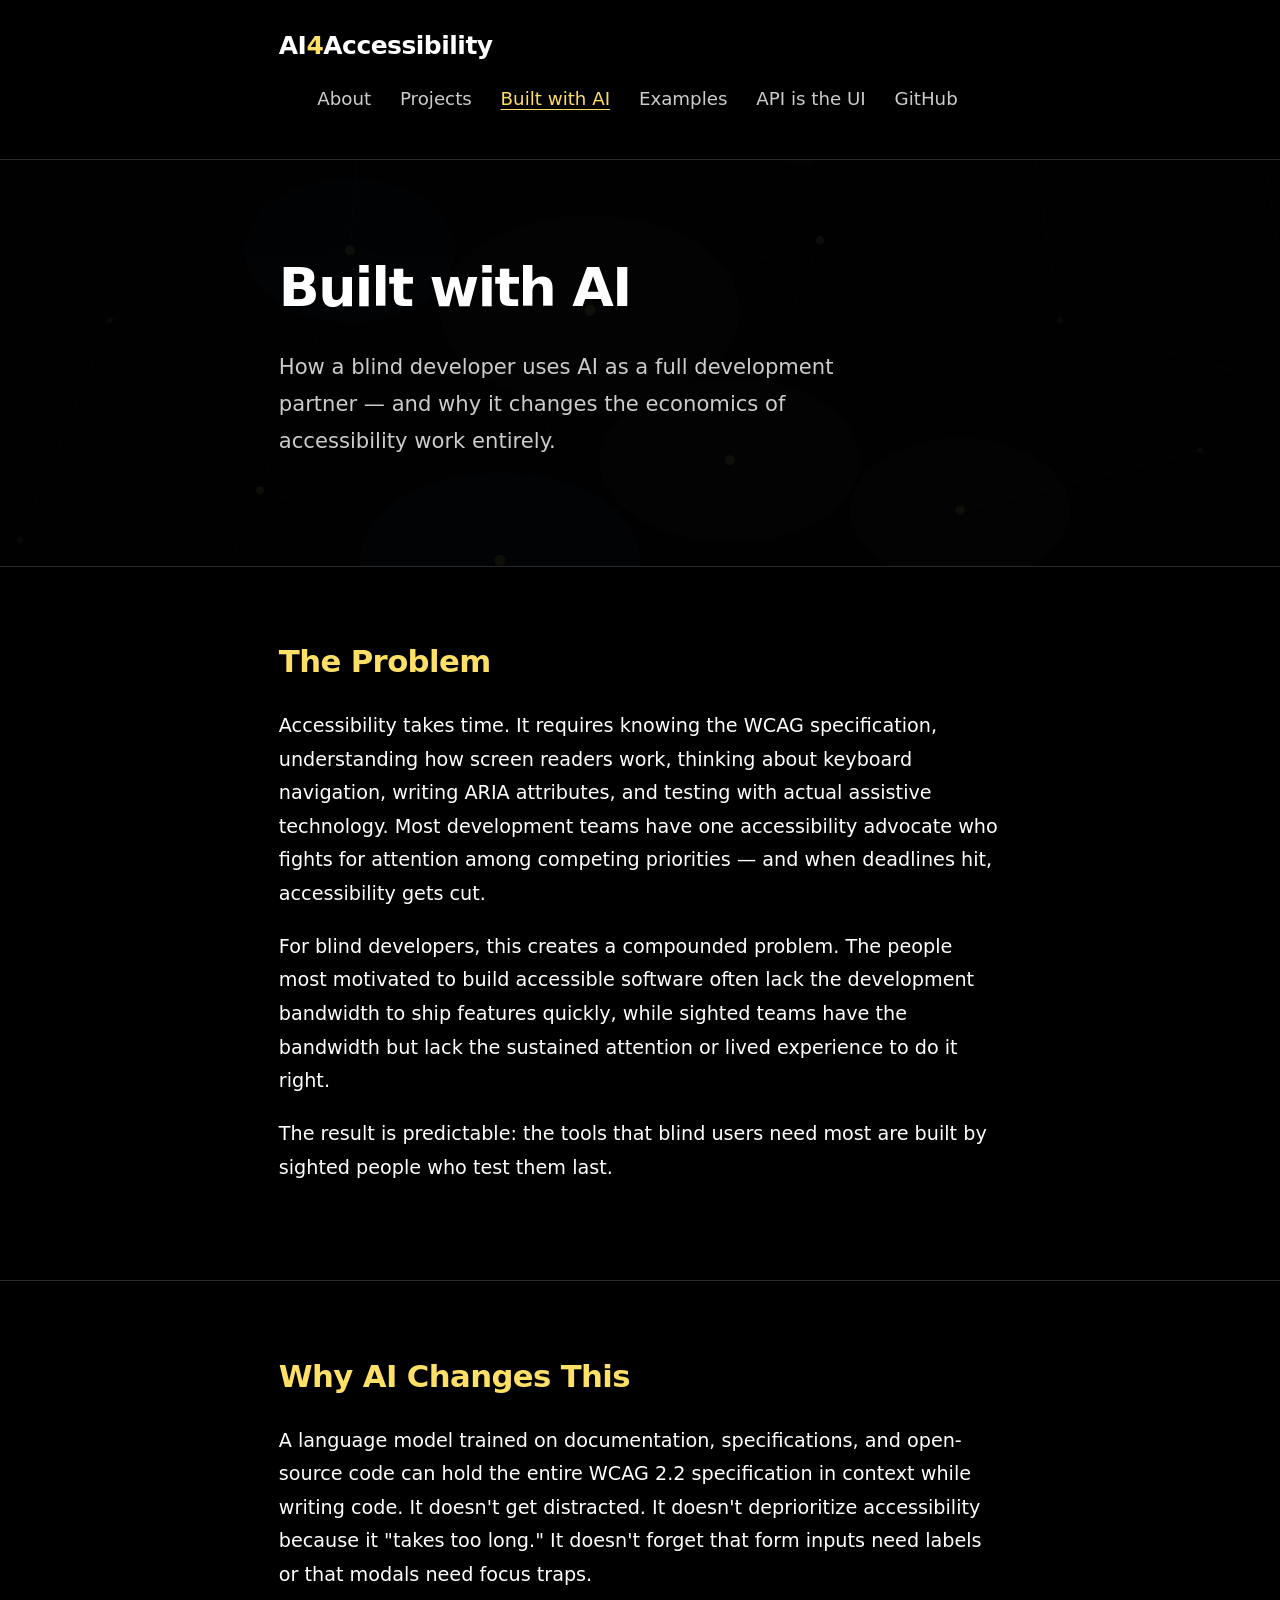
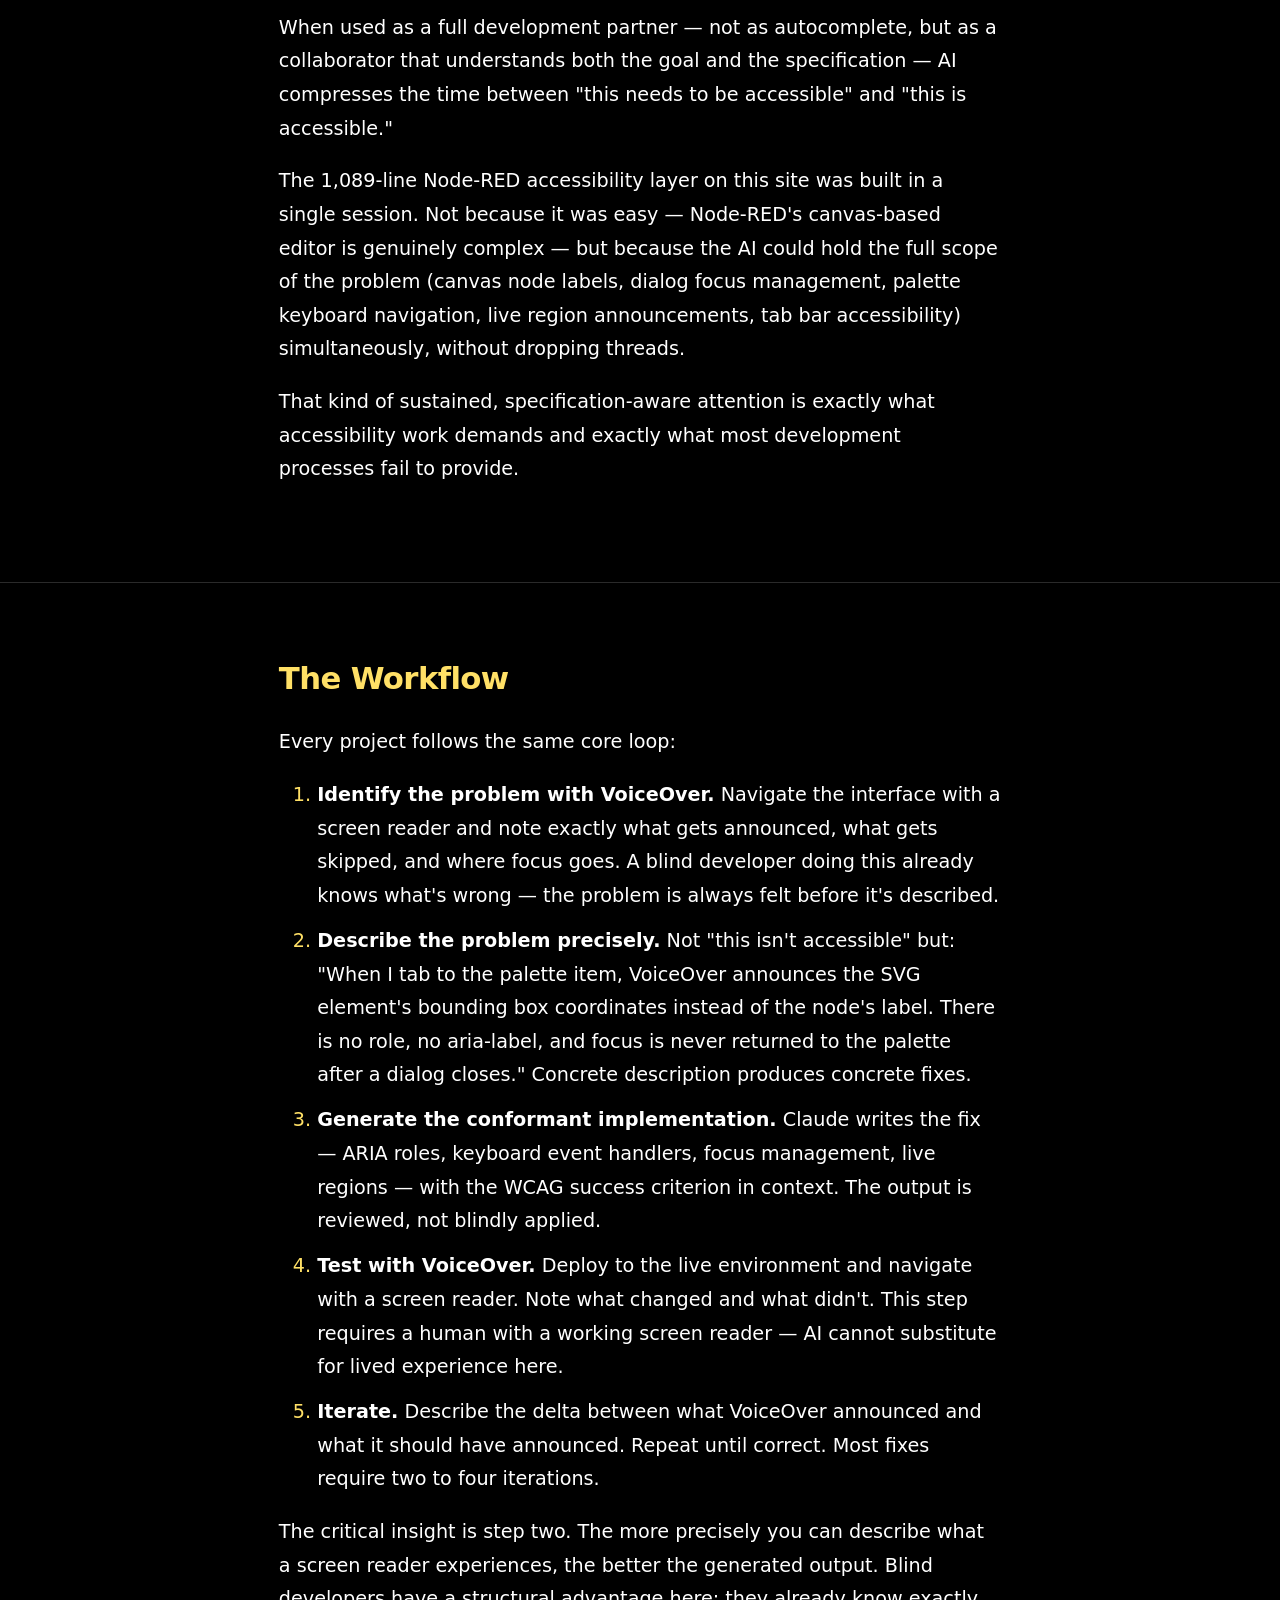
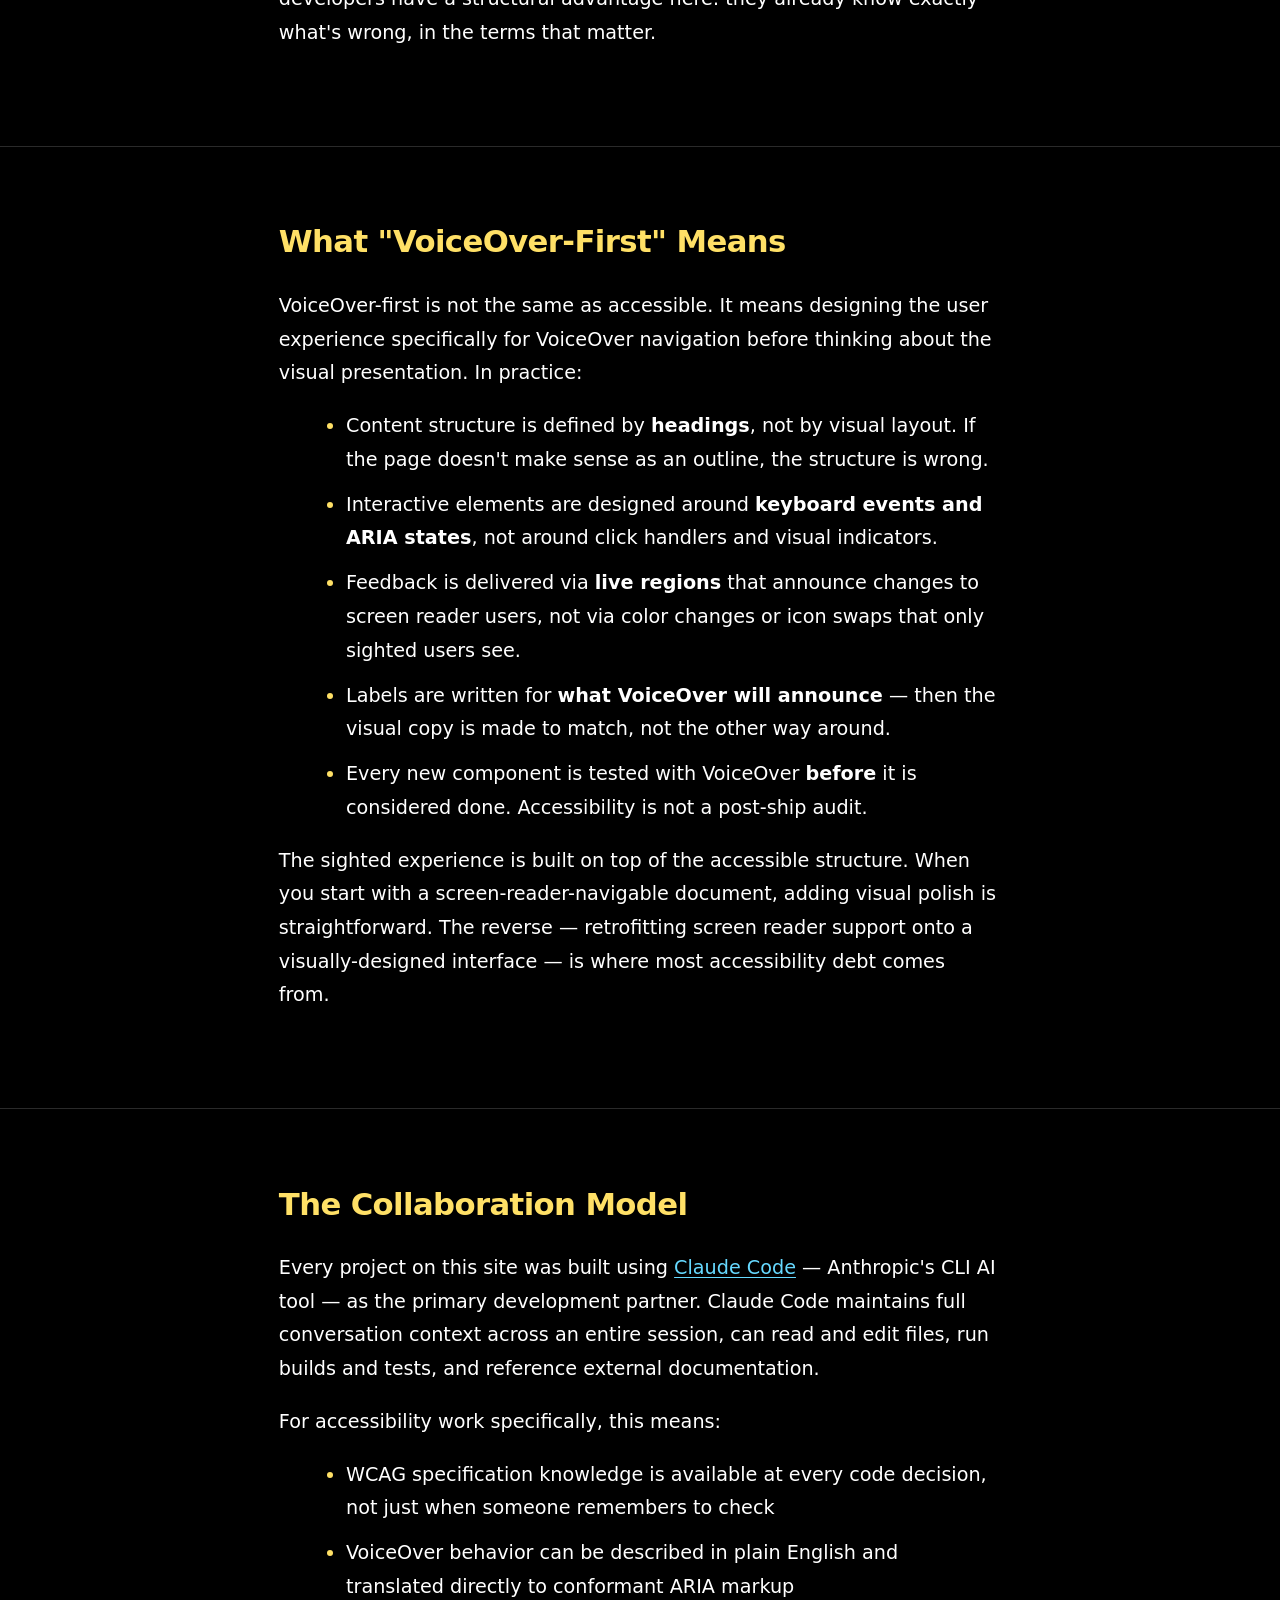
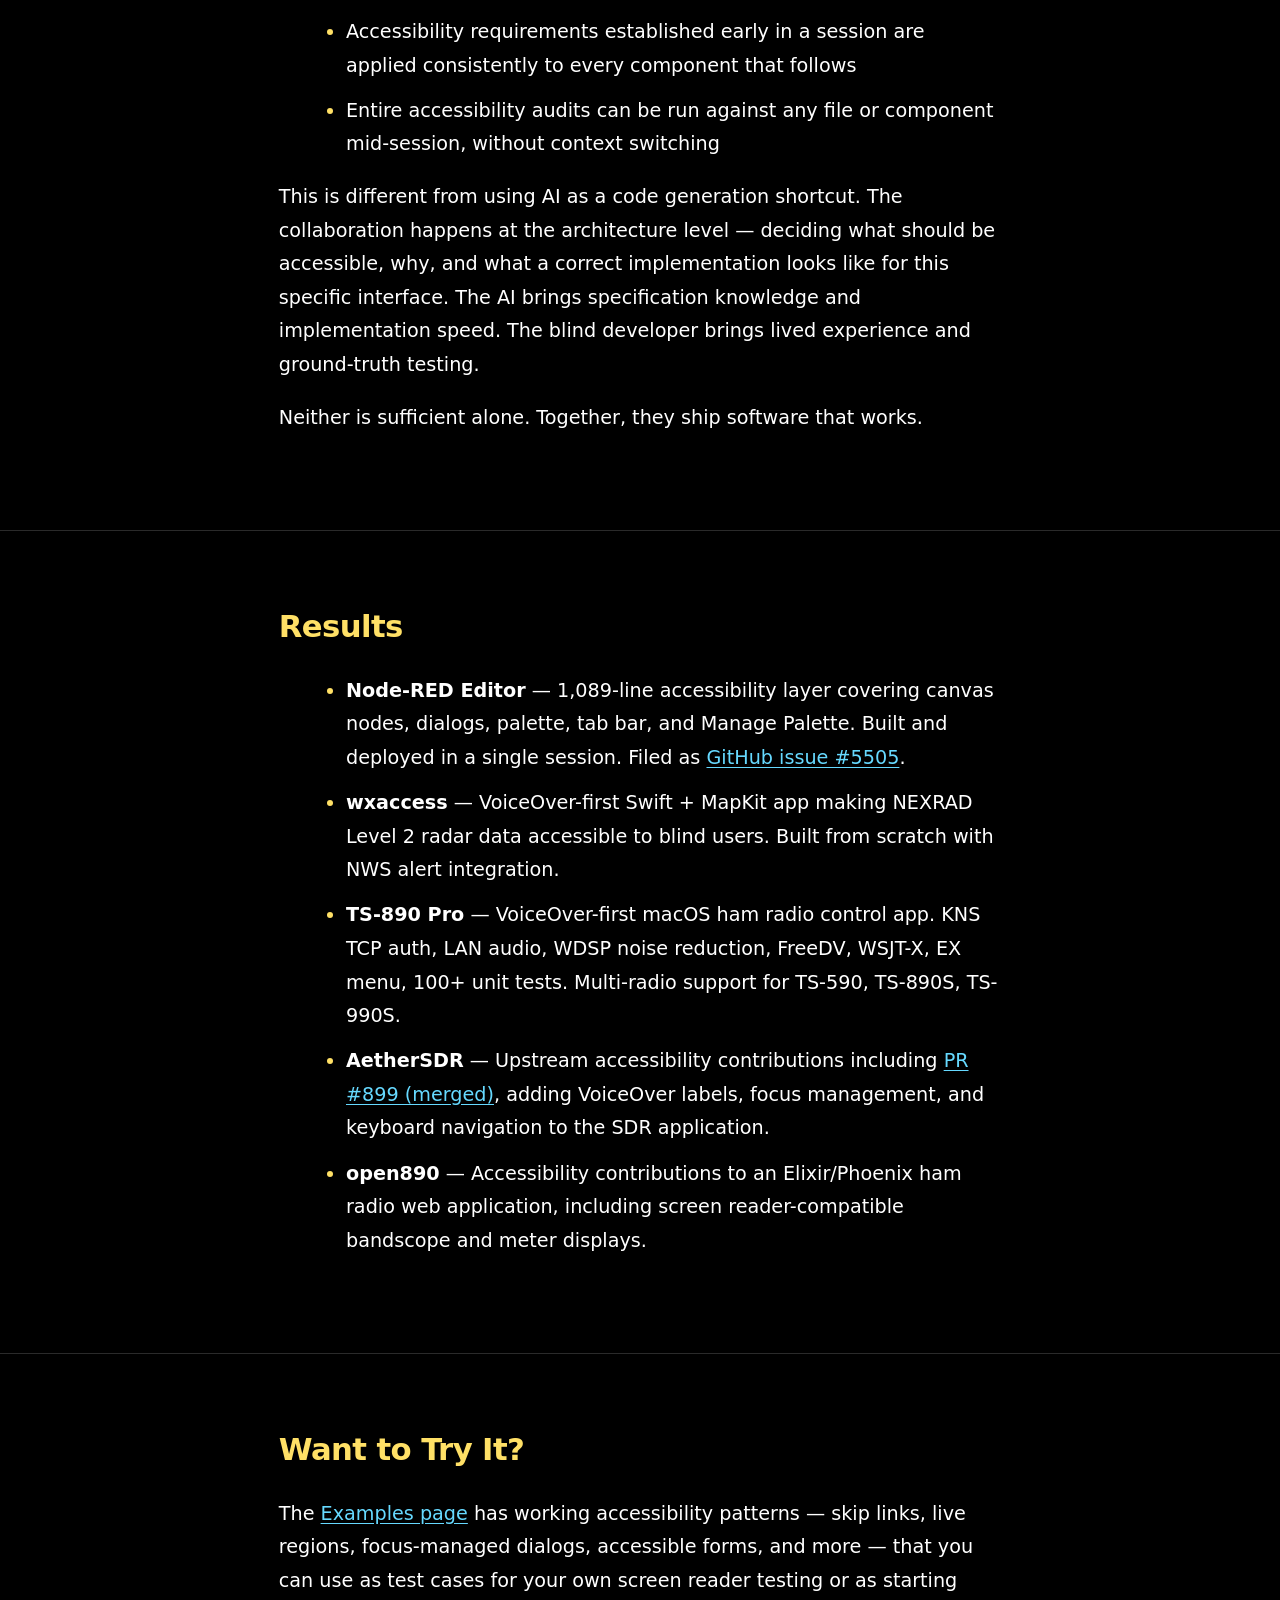
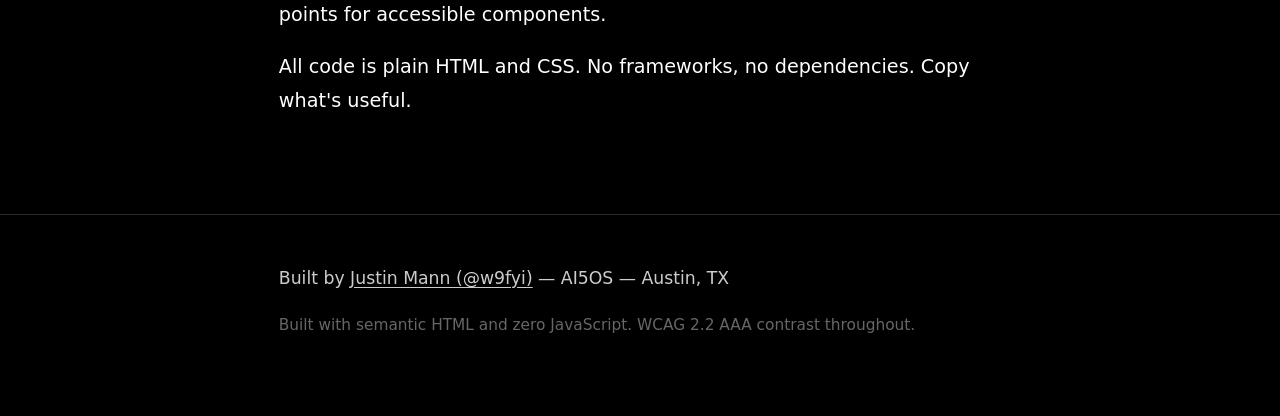
<file: built-with-ai.html>
<!DOCTYPE html>
<html lang="en">
<head>
  <meta charset="UTF-8">
  <meta name="viewport" content="width=device-width, initial-scale=1.0">
  <title>Built with AI — AI4Accessibility</title>
  <meta name="description" content="How AI-assisted development changes the economics of accessibility work. The collaboration model, workflow, and results.">
  <link rel="stylesheet" href="https://cdn.jsdelivr.net/npm/bootstrap@5.3.3/dist/css/bootstrap.min.css" crossorigin="anonymous">
  <link rel="stylesheet" href="style.css">
</head>
<body>

  <a class="skip-link" href="#main">Skip to main content</a>

  <header role="banner">
    <div class="container">
      <a href="/" class="site-title">AI<span class="accent">4</span>Accessibility</a>
      <nav aria-label="Main navigation">
        <ul>
          <li><a href="/#about">About</a></li>
          <li><a href="/#projects">Projects</a></li>
          <li><a href="/built-with-ai.html" aria-current="page">Built with AI</a></li>
          <li><a href="/examples.html">Examples</a></li>
          <li><a href="/api-is-the-ui.html">API is the UI</a></li>
          <li><a href="https://github.com/w9fyi" rel="noopener noreferrer">GitHub</a></li>
        </ul>
      </nav>
    </div>
  </header>

  <main id="main">

    <section class="hero" aria-labelledby="hero-heading">
      <div class="container">
        <h1 id="hero-heading">Built with AI</h1>
        <p class="hero-sub">How a blind developer uses AI as a full development partner — and why it changes the economics of accessibility work entirely.</p>
      </div>
    </section>

    <section class="section" aria-labelledby="problem-heading">
      <div class="container">
        <h2 id="problem-heading">The Problem</h2>
        <p>Accessibility takes time. It requires knowing the WCAG specification, understanding how screen readers work, thinking about keyboard navigation, writing ARIA attributes, and testing with actual assistive technology. Most development teams have one accessibility advocate who fights for attention among competing priorities — and when deadlines hit, accessibility gets cut.</p>
        <p>For blind developers, this creates a compounded problem. The people most motivated to build accessible software often lack the development bandwidth to ship features quickly, while sighted teams have the bandwidth but lack the sustained attention or lived experience to do it right.</p>
        <p>The result is predictable: the tools that blind users need most are built by sighted people who test them last.</p>
      </div>
    </section>

    <section class="section" aria-labelledby="why-ai-heading">
      <div class="container">
        <h2 id="why-ai-heading">Why AI Changes This</h2>
        <p>A language model trained on documentation, specifications, and open-source code can hold the entire WCAG 2.2 specification in context while writing code. It doesn't get distracted. It doesn't deprioritize accessibility because it "takes too long." It doesn't forget that form inputs need labels or that modals need focus traps.</p>
        <p>When used as a full development partner — not as autocomplete, but as a collaborator that understands both the goal and the specification — AI compresses the time between "this needs to be accessible" and "this is accessible."</p>
        <p>The 1,089-line Node-RED accessibility layer on this site was built in a single session. Not because it was easy — Node-RED's canvas-based editor is genuinely complex — but because the AI could hold the full scope of the problem (canvas node labels, dialog focus management, palette keyboard navigation, live region announcements, tab bar accessibility) simultaneously, without dropping threads.</p>
        <p>That kind of sustained, specification-aware attention is exactly what accessibility work demands and exactly what most development processes fail to provide.</p>
      </div>
    </section>

    <section class="section" aria-labelledby="workflow-heading">
      <div class="container">
        <h2 id="workflow-heading">The Workflow</h2>
        <p>Every project follows the same core loop:</p>
        <ol class="workflow-steps">
          <li>
            <strong>Identify the problem with VoiceOver.</strong>
            Navigate the interface with a screen reader and note exactly what gets announced, what gets skipped, and where focus goes. A blind developer doing this already knows what's wrong — the problem is always felt before it's described.
          </li>
          <li>
            <strong>Describe the problem precisely.</strong>
            Not "this isn't accessible" but: "When I tab to the palette item, VoiceOver announces the SVG element's bounding box coordinates instead of the node's label. There is no role, no aria-label, and focus is never returned to the palette after a dialog closes." Concrete description produces concrete fixes.
          </li>
          <li>
            <strong>Generate the conformant implementation.</strong>
            Claude writes the fix — ARIA roles, keyboard event handlers, focus management, live regions — with the WCAG success criterion in context. The output is reviewed, not blindly applied.
          </li>
          <li>
            <strong>Test with VoiceOver.</strong>
            Deploy to the live environment and navigate with a screen reader. Note what changed and what didn't. This step requires a human with a working screen reader — AI cannot substitute for lived experience here.
          </li>
          <li>
            <strong>Iterate.</strong>
            Describe the delta between what VoiceOver announced and what it should have announced. Repeat until correct. Most fixes require two to four iterations.
          </li>
        </ol>
        <p>The critical insight is step two. The more precisely you can describe what a screen reader experiences, the better the generated output. Blind developers have a structural advantage here: they already know exactly what's wrong, in the terms that matter.</p>
      </div>
    </section>

    <section class="section" aria-labelledby="voiceover-first-heading">
      <div class="container">
        <h2 id="voiceover-first-heading">What "VoiceOver-First" Means</h2>
        <p>VoiceOver-first is not the same as accessible. It means designing the user experience specifically for VoiceOver navigation before thinking about the visual presentation. In practice:</p>
        <ul>
          <li>Content structure is defined by <strong>headings</strong>, not by visual layout. If the page doesn't make sense as an outline, the structure is wrong.</li>
          <li>Interactive elements are designed around <strong>keyboard events and ARIA states</strong>, not around click handlers and visual indicators.</li>
          <li>Feedback is delivered via <strong>live regions</strong> that announce changes to screen reader users, not via color changes or icon swaps that only sighted users see.</li>
          <li>Labels are written for <strong>what VoiceOver will announce</strong> — then the visual copy is made to match, not the other way around.</li>
          <li>Every new component is tested with VoiceOver <strong>before</strong> it is considered done. Accessibility is not a post-ship audit.</li>
        </ul>
        <p>The sighted experience is built on top of the accessible structure. When you start with a screen-reader-navigable document, adding visual polish is straightforward. The reverse — retrofitting screen reader support onto a visually-designed interface — is where most accessibility debt comes from.</p>
      </div>
    </section>

    <section class="section" aria-labelledby="collaboration-heading">
      <div class="container">
        <h2 id="collaboration-heading">The Collaboration Model</h2>
        <p>Every project on this site was built using <a href="https://claude.ai/code" rel="noopener noreferrer">Claude Code</a> — Anthropic's CLI AI tool — as the primary development partner. Claude Code maintains full conversation context across an entire session, can read and edit files, run builds and tests, and reference external documentation.</p>
        <p>For accessibility work specifically, this means:</p>
        <ul>
          <li>WCAG specification knowledge is available at every code decision, not just when someone remembers to check</li>
          <li>VoiceOver behavior can be described in plain English and translated directly to conformant ARIA markup</li>
          <li>Accessibility requirements established early in a session are applied consistently to every component that follows</li>
          <li>Entire accessibility audits can be run against any file or component mid-session, without context switching</li>
        </ul>
        <p>This is different from using AI as a code generation shortcut. The collaboration happens at the architecture level — deciding what should be accessible, why, and what a correct implementation looks like for this specific interface. The AI brings specification knowledge and implementation speed. The blind developer brings lived experience and ground-truth testing.</p>
        <p>Neither is sufficient alone. Together, they ship software that works.</p>
      </div>
    </section>

    <section class="section" aria-labelledby="results-heading">
      <div class="container">
        <h2 id="results-heading">Results</h2>
        <ul class="results-list">
          <li>
            <strong>Node-RED Editor</strong> — 1,089-line accessibility layer covering canvas nodes, dialogs, palette, tab bar, and Manage Palette. Built and deployed in a single session. Filed as <a href="https://github.com/node-red/node-red/issues/5505" rel="noopener noreferrer">GitHub issue #5505</a>.
          </li>
          <li>
            <strong>wxaccess</strong> — VoiceOver-first Swift + MapKit app making NEXRAD Level 2 radar data accessible to blind users. Built from scratch with NWS alert integration.
          </li>
          <li>
            <strong>TS-890 Pro</strong> — VoiceOver-first macOS ham radio control app. KNS TCP auth, LAN audio, WDSP noise reduction, FreeDV, WSJT-X, EX menu, 100+ unit tests. Multi-radio support for TS-590, TS-890S, TS-990S.
          </li>
          <li>
            <strong>AetherSDR</strong> — Upstream accessibility contributions including <a href="https://github.com/AetherRadio/AetherSDR/pull/899" rel="noopener noreferrer">PR #899 (merged)</a>, adding VoiceOver labels, focus management, and keyboard navigation to the SDR application.
          </li>
          <li>
            <strong>open890</strong> — Accessibility contributions to an Elixir/Phoenix ham radio web application, including screen reader-compatible bandscope and meter displays.
          </li>
        </ul>
      </div>
    </section>

    <section class="section" aria-labelledby="cta-heading">
      <div class="container">
        <h2 id="cta-heading">Want to Try It?</h2>
        <p>The <a href="/examples.html">Examples page</a> has working accessibility patterns — skip links, live regions, focus-managed dialogs, accessible forms, and more — that you can use as test cases for your own screen reader testing or as starting points for accessible components.</p>
        <p>All code is plain HTML and CSS. No frameworks, no dependencies. Copy what's useful.</p>
      </div>
    </section>

  </main>

  <footer role="contentinfo">
    <div class="container">
      <p>Built by <a href="https://github.com/w9fyi" rel="noopener noreferrer">Justin Mann (@w9fyi)</a> &mdash; AI5OS &mdash; Austin, TX</p>
      <p class="footer-note">Built with semantic HTML and zero JavaScript. WCAG 2.2 AAA contrast throughout.</p>
    </div>
  </footer>

</body>
</html>
</file>
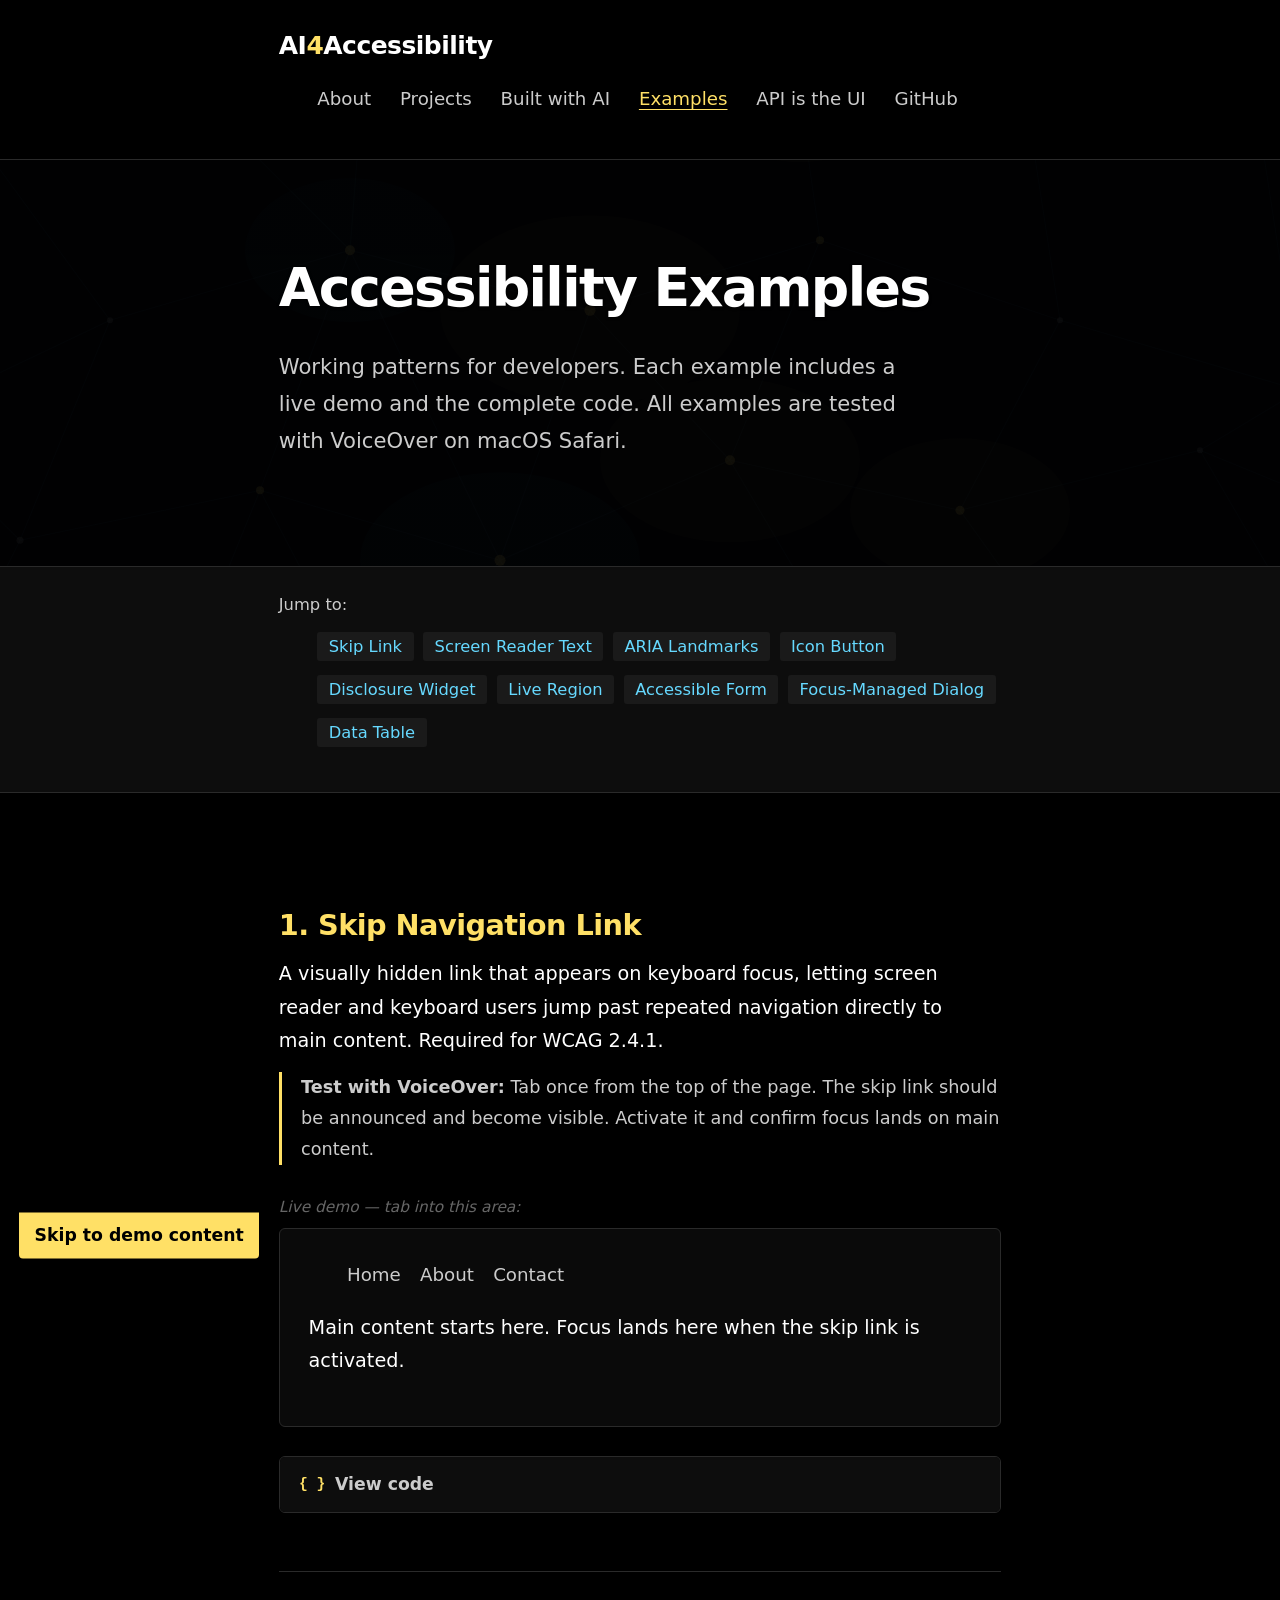
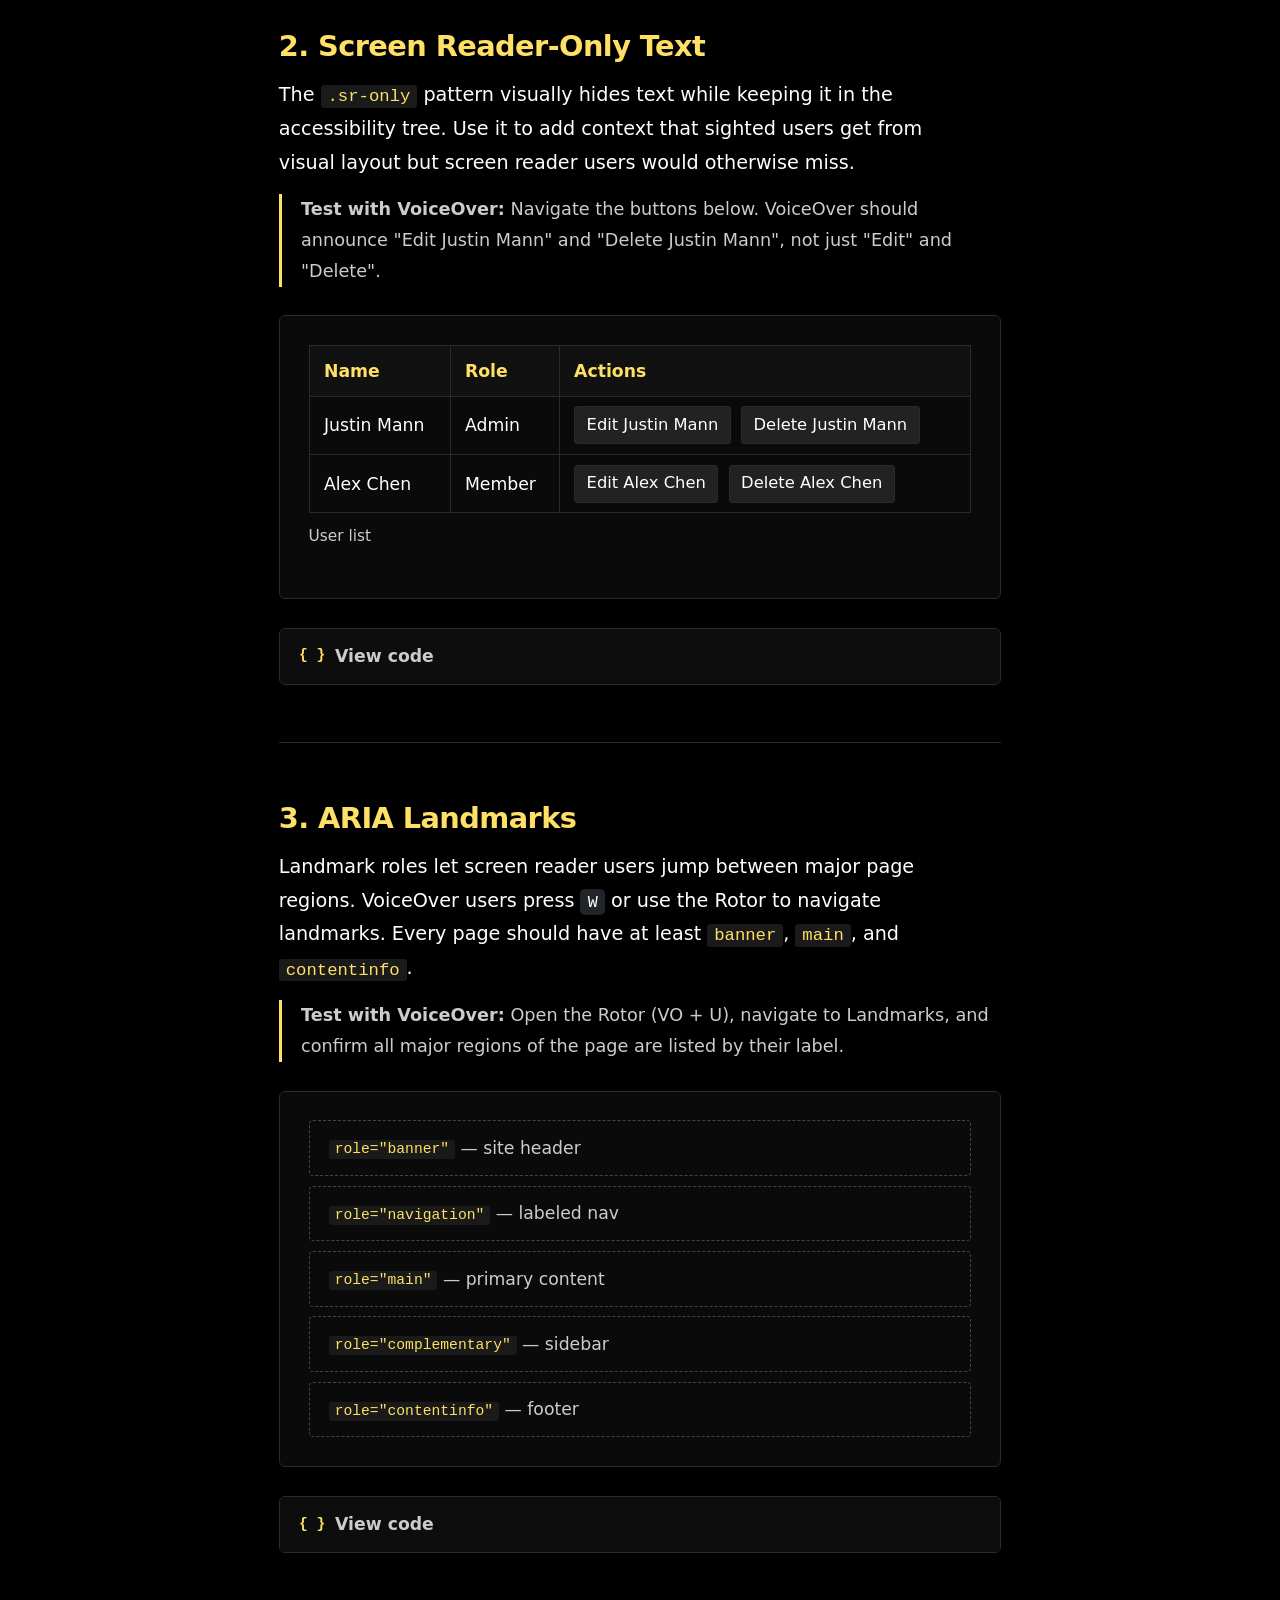
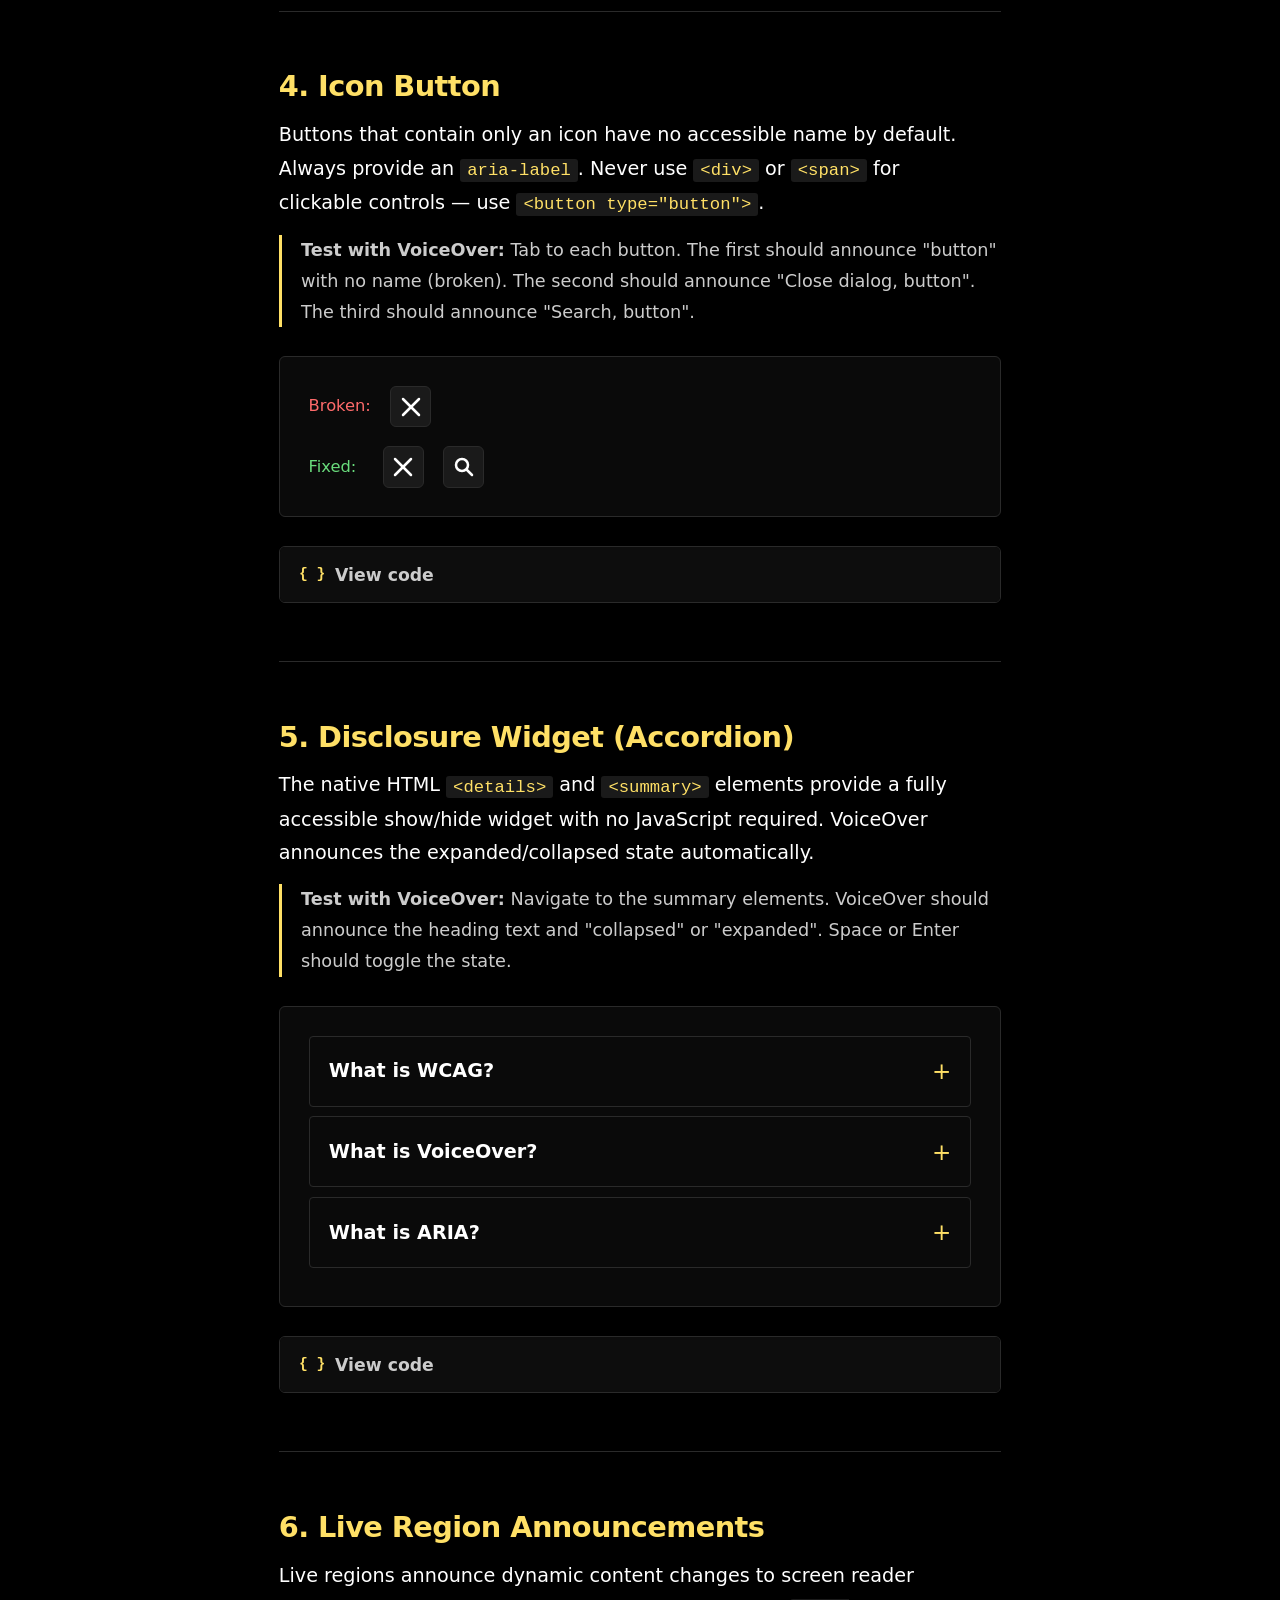
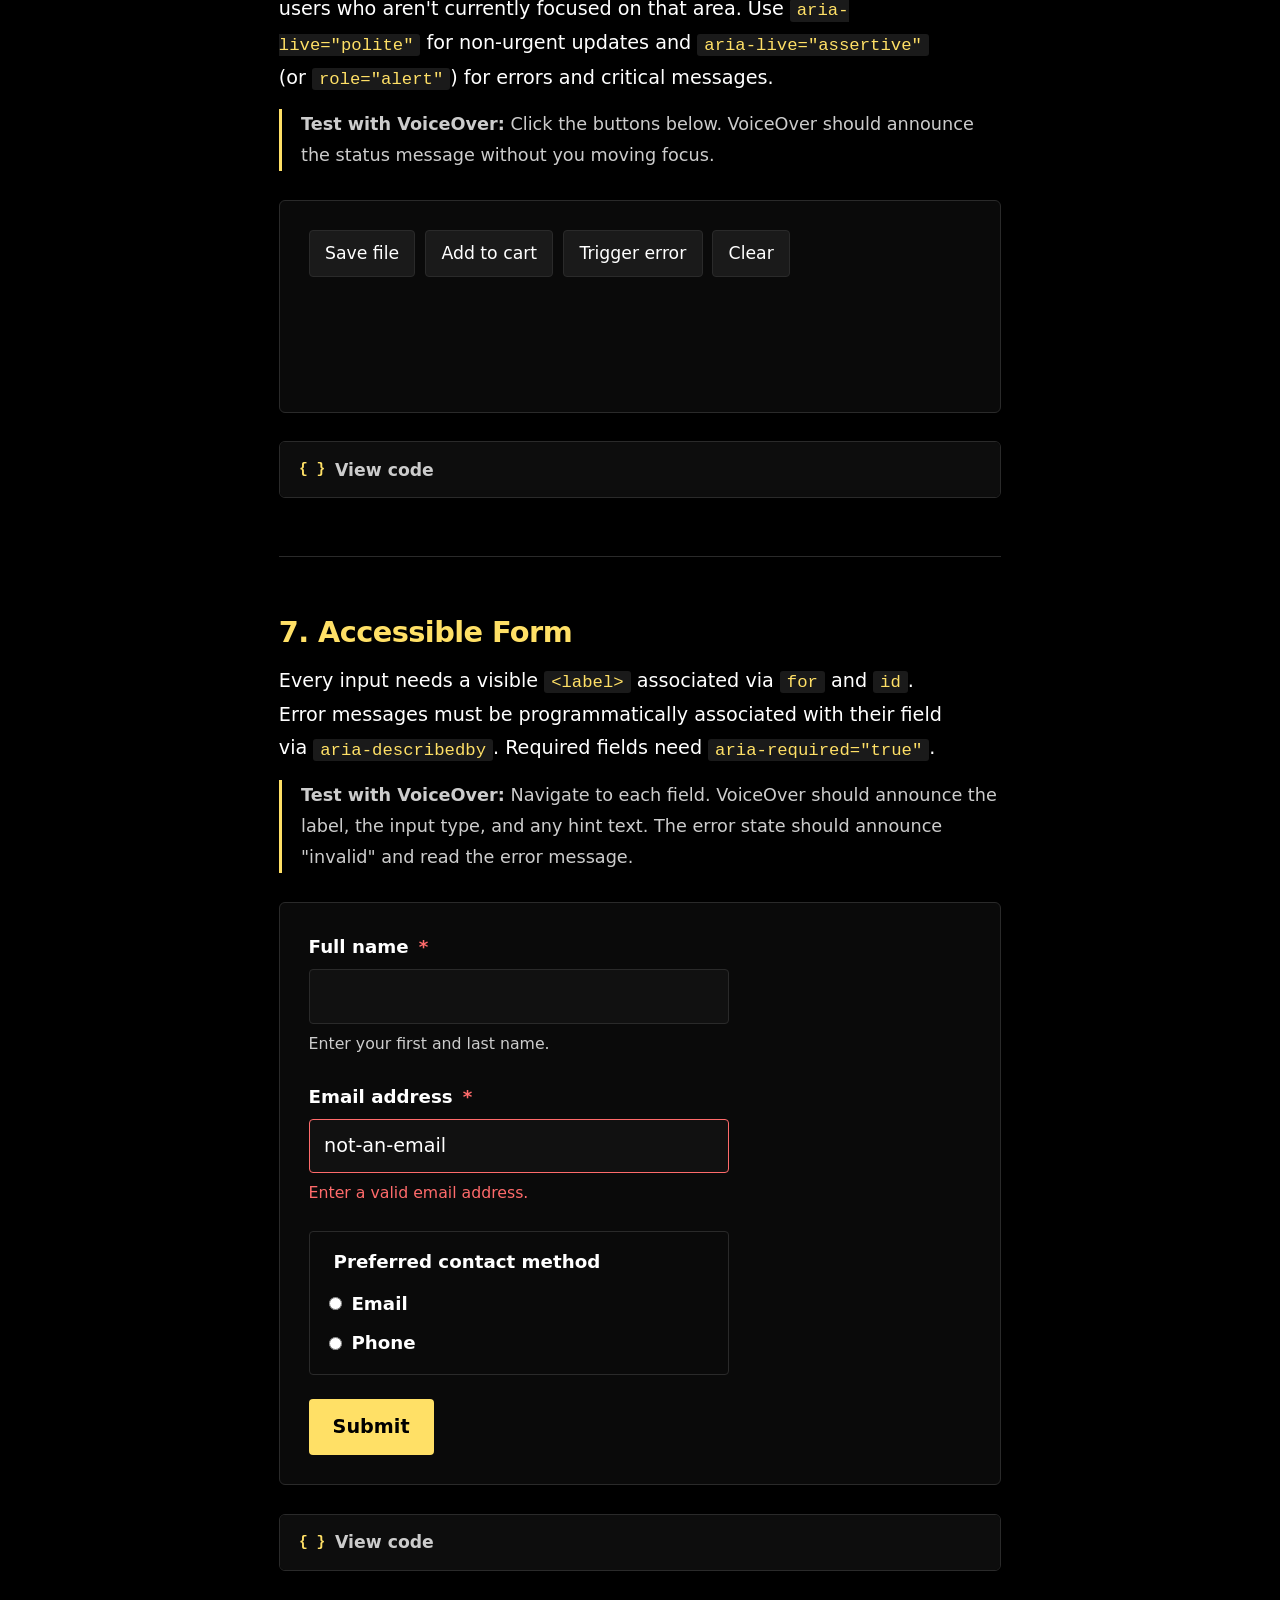
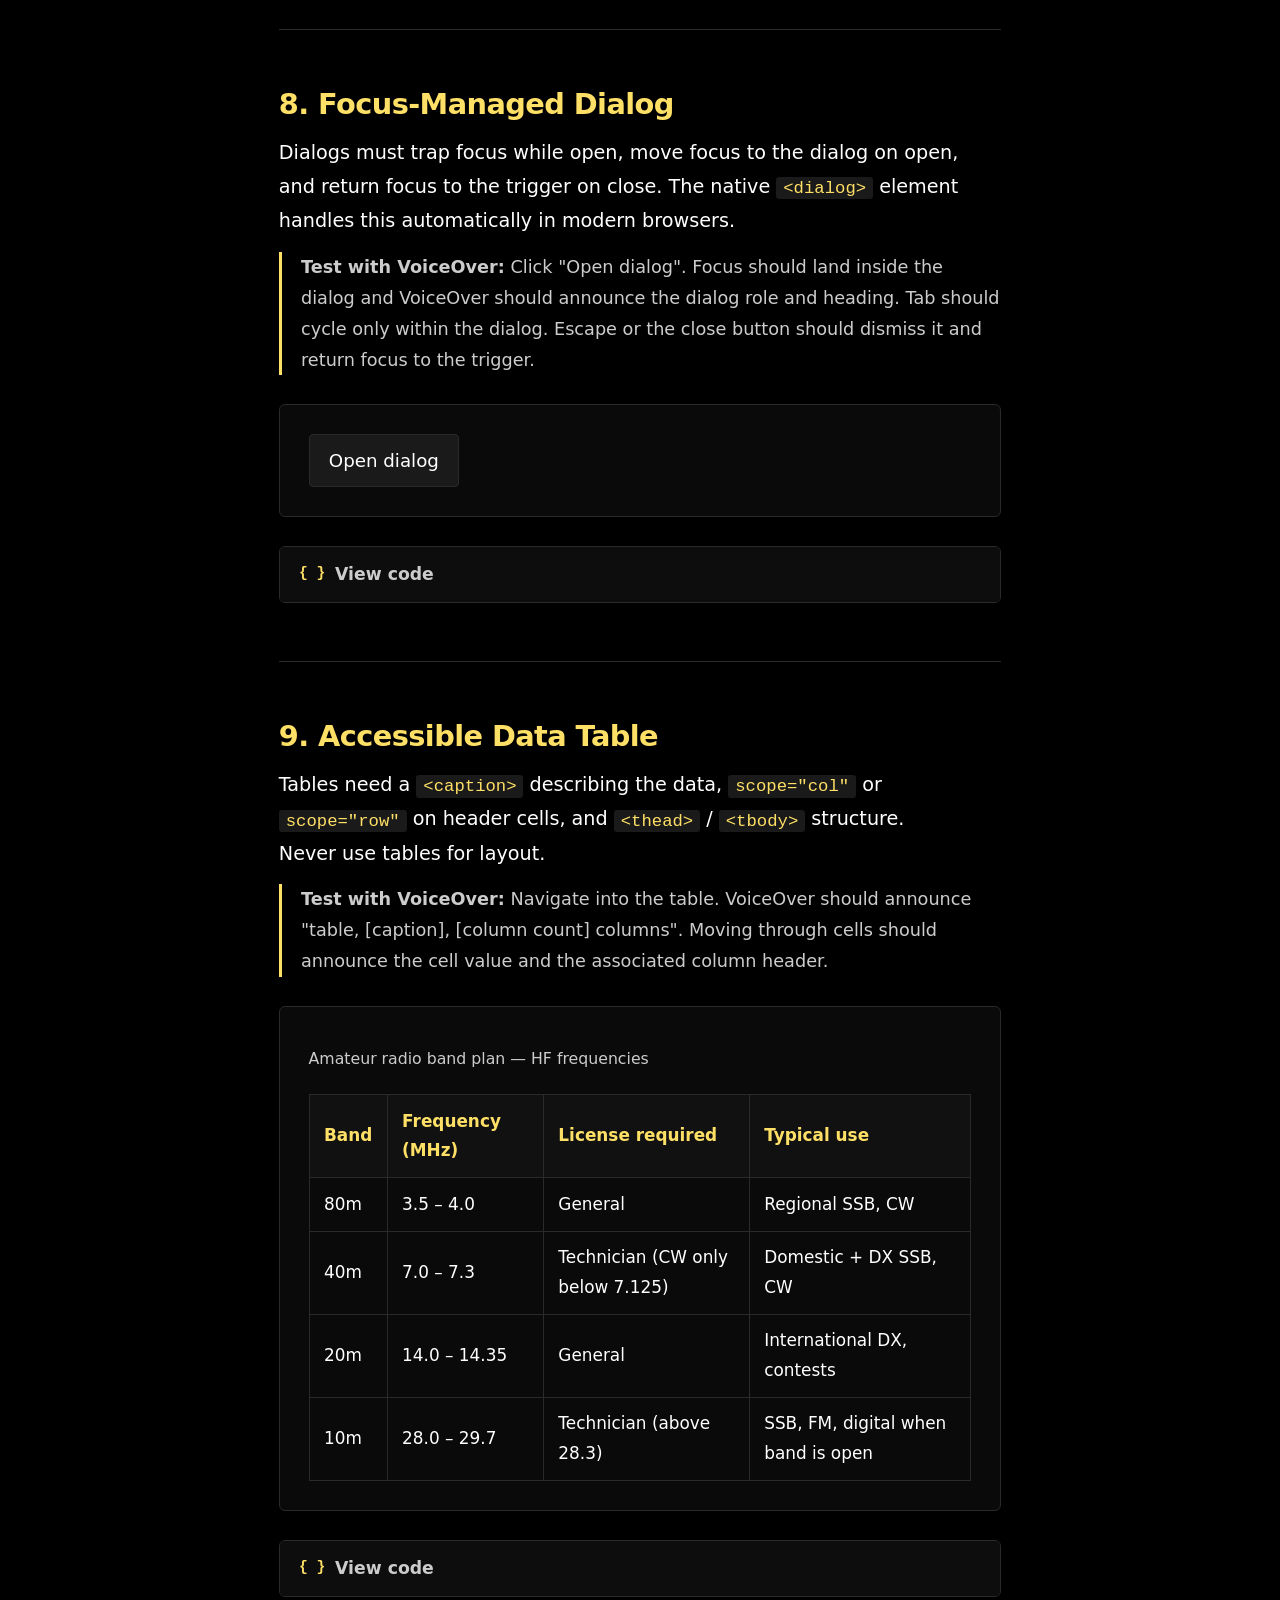
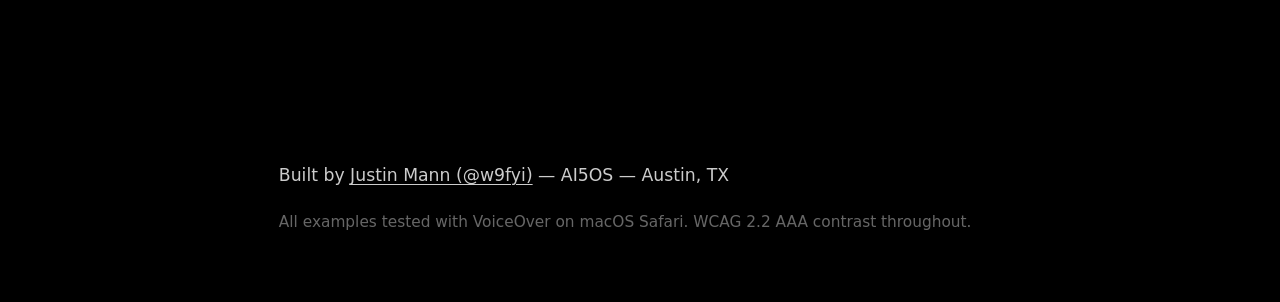
<file: examples.html>
<!DOCTYPE html>
<html lang="en">
<head>
  <meta charset="UTF-8">
  <meta name="viewport" content="width=device-width, initial-scale=1.0">
  <title>Accessibility Examples — AI4Accessibility</title>
  <meta name="description" content="Working accessibility patterns for developers: skip links, live regions, focus-managed dialogs, accessible forms, and more. Tested with VoiceOver on macOS Safari.">
  <link rel="stylesheet" href="https://cdn.jsdelivr.net/npm/bootstrap@5.3.3/dist/css/bootstrap.min.css" crossorigin="anonymous">
  <link rel="stylesheet" href="style.css">
  <link rel="stylesheet" href="examples.css">
</head>
<body>

  <a class="skip-link" href="#main">Skip to main content</a>

  <header role="banner">
    <div class="container">
      <a href="/" class="site-title">AI<span class="accent">4</span>Accessibility</a>
      <nav aria-label="Main navigation">
        <ul>
          <li><a href="/#about">About</a></li>
          <li><a href="/#projects">Projects</a></li>
          <li><a href="/built-with-ai.html">Built with AI</a></li>
          <li><a href="/examples.html" aria-current="page">Examples</a></li>
          <li><a href="/api-is-the-ui.html">API is the UI</a></li>
          <li><a href="https://github.com/w9fyi" rel="noopener noreferrer">GitHub</a></li>
        </ul>
      </nav>
    </div>
  </header>

  <main id="main">

    <section class="hero" aria-labelledby="hero-heading">
      <div class="container">
        <h1 id="hero-heading">Accessibility Examples</h1>
        <p class="hero-sub">Working patterns for developers. Each example includes a live demo and the complete code. All examples are tested with VoiceOver on macOS Safari.</p>
      </div>
    </section>

    <nav class="example-nav" aria-label="Jump to example">
      <div class="container">
        <p id="examples-nav-label">Jump to:</p>
        <ul aria-labelledby="examples-nav-label">
          <li><a href="#skip-link">Skip Link</a></li>
          <li><a href="#sr-only">Screen Reader Text</a></li>
          <li><a href="#landmarks">ARIA Landmarks</a></li>
          <li><a href="#icon-button">Icon Button</a></li>
          <li><a href="#disclosure">Disclosure Widget</a></li>
          <li><a href="#live-region">Live Region</a></li>
          <li><a href="#form">Accessible Form</a></li>
          <li><a href="#dialog">Focus-Managed Dialog</a></li>
          <li><a href="#table">Data Table</a></li>
        </ul>
      </div>
    </nav>

    <div class="examples-wrapper">
      <div class="container">

        <!-- Example 1: Skip Link -->
        <article class="example" id="skip-link" aria-labelledby="ex-skip-heading">
          <h2 id="ex-skip-heading">1. Skip Navigation Link</h2>
          <p class="ex-desc">A visually hidden link that appears on keyboard focus, letting screen reader and keyboard users jump past repeated navigation directly to main content. Required for WCAG 2.4.1.</p>
          <p class="ex-note"><strong>Test with VoiceOver:</strong> Tab once from the top of the page. The skip link should be announced and become visible. Activate it and confirm focus lands on main content.</p>

          <div class="live-demo" aria-label="Live demo: Skip link">
            <p class="demo-label" aria-hidden="true">Live demo — tab into this area:</p>
            <div class="demo-frame" role="region" aria-label="Skip link demo">
              <a class="demo-skip-link" href="#demo-main-1">Skip to demo content</a>
              <nav aria-label="Demo navigation">
                <ul>
                  <li><a href="#skip-link">Home</a></li>
                  <li><a href="#skip-link">About</a></li>
                  <li><a href="#skip-link">Contact</a></li>
                </ul>
              </nav>
              <div id="demo-main-1" tabindex="-1">
                <p>Main content starts here. Focus lands here when the skip link is activated.</p>
              </div>
            </div>
          </div>

          <details class="code-block">
            <summary>View code</summary>
            <pre><code>&lt;!-- In &lt;head&gt;: --&gt;
&lt;style&gt;
  .skip-link {
    position: absolute;
    top: -100%;
    left: 1rem;
    background: #ffe066;
    color: #000;
    padding: 0.5rem 1.25rem;
    font-weight: 700;
    text-decoration: none;
    border-radius: 0 0 4px 4px;
    z-index: 9999;
  }
  .skip-link:focus {
    top: 0;
  }
&lt;/style&gt;

&lt;!-- First element inside &lt;body&gt;: --&gt;
&lt;a class="skip-link" href="#main"&gt;Skip to main content&lt;/a&gt;

&lt;!-- Target element: --&gt;
&lt;main id="main" tabindex="-1"&gt;
  &lt;!-- page content --&gt;
&lt;/main&gt;</code></pre>
          </details>
        </article>

        <!-- Example 2: Screen Reader-Only Text -->
        <article class="example" id="sr-only" aria-labelledby="ex-sr-heading">
          <h2 id="ex-sr-heading">2. Screen Reader-Only Text</h2>
          <p class="ex-desc">The <code>.sr-only</code> pattern visually hides text while keeping it in the accessibility tree. Use it to add context that sighted users get from visual layout but screen reader users would otherwise miss.</p>
          <p class="ex-note"><strong>Test with VoiceOver:</strong> Navigate the buttons below. VoiceOver should announce "Edit Justin Mann" and "Delete Justin Mann", not just "Edit" and "Delete".</p>

          <div class="live-demo" aria-label="Live demo: Screen reader-only text">
            <div class="demo-frame">
              <table class="demo-table">
                <caption>User list</caption>
                <thead>
                  <tr>
                    <th scope="col">Name</th>
                    <th scope="col">Role</th>
                    <th scope="col"><span class="sr-only">Actions</span></th>
                  </tr>
                </thead>
                <tbody>
                  <tr>
                    <td>Justin Mann</td>
                    <td>Admin</td>
                    <td>
                      <button type="button">Edit<span class="sr-only"> Justin Mann</span></button>
                      <button type="button">Delete<span class="sr-only"> Justin Mann</span></button>
                    </td>
                  </tr>
                  <tr>
                    <td>Alex Chen</td>
                    <td>Member</td>
                    <td>
                      <button type="button">Edit<span class="sr-only"> Alex Chen</span></button>
                      <button type="button">Delete<span class="sr-only"> Alex Chen</span></button>
                    </td>
                  </tr>
                </tbody>
              </table>
            </div>
          </div>

          <details class="code-block">
            <summary>View code</summary>
            <pre><code>&lt;style&gt;
  .sr-only {
    position: absolute;
    width: 1px;
    height: 1px;
    padding: 0;
    margin: -1px;
    overflow: hidden;
    clip: rect(0, 0, 0, 0);
    white-space: nowrap;
    border: 0;
  }
&lt;/style&gt;

&lt;button type="button"&gt;
  Edit&lt;span class="sr-only"&gt; Justin Mann&lt;/span&gt;
&lt;/button&gt;

&lt;button type="button"&gt;
  Delete&lt;span class="sr-only"&gt; Justin Mann&lt;/span&gt;
&lt;/button&gt;</code></pre>
          </details>
        </article>

        <!-- Example 3: ARIA Landmarks -->
        <article class="example" id="landmarks" aria-labelledby="ex-landmarks-heading">
          <h2 id="ex-landmarks-heading">3. ARIA Landmarks</h2>
          <p class="ex-desc">Landmark roles let screen reader users jump between major page regions. VoiceOver users press <kbd>W</kbd> or use the Rotor to navigate landmarks. Every page should have at least <code>banner</code>, <code>main</code>, and <code>contentinfo</code>.</p>
          <p class="ex-note"><strong>Test with VoiceOver:</strong> Open the Rotor (VO + U), navigate to Landmarks, and confirm all major regions of the page are listed by their label.</p>

          <div class="live-demo" aria-label="Live demo: Landmarks structure">
            <div class="demo-frame demo-landmarks">
              <div role="banner" class="demo-region"><code>role="banner"</code> — site header</div>
              <div role="navigation" aria-label="Primary" class="demo-region"><code>role="navigation"</code> — labeled nav</div>
              <div role="main" class="demo-region"><code>role="main"</code> — primary content</div>
              <div role="complementary" aria-label="Related links" class="demo-region"><code>role="complementary"</code> — sidebar</div>
              <div role="contentinfo" class="demo-region"><code>role="contentinfo"</code> — footer</div>
            </div>
          </div>

          <details class="code-block">
            <summary>View code</summary>
            <pre><code>&lt;!-- Use native HTML elements where possible --&gt;
&lt;header role="banner"&gt;
  &lt;nav aria-label="Primary"&gt;...&lt;/nav&gt;
&lt;/header&gt;

&lt;main id="main"&gt;
  &lt;!-- page content --&gt;
&lt;/main&gt;

&lt;aside aria-label="Related links"&gt;
  &lt;!-- sidebar --&gt;
&lt;/aside&gt;

&lt;footer role="contentinfo"&gt;
  &lt;!-- footer --&gt;
&lt;/footer&gt;

&lt;!-- Multiple navs need unique labels --&gt;
&lt;nav aria-label="Primary"&gt;...&lt;/nav&gt;
&lt;nav aria-label="Breadcrumb"&gt;...&lt;/nav&gt;
&lt;nav aria-label="Pagination"&gt;...&lt;/nav&gt;</code></pre>
          </details>
        </article>

        <!-- Example 4: Icon Button -->
        <article class="example" id="icon-button" aria-labelledby="ex-icon-heading">
          <h2 id="ex-icon-heading">4. Icon Button</h2>
          <p class="ex-desc">Buttons that contain only an icon have no accessible name by default. Always provide an <code>aria-label</code>. Never use <code>&lt;div&gt;</code> or <code>&lt;span&gt;</code> for clickable controls — use <code>&lt;button type="button"&gt;</code>.</p>
          <p class="ex-note"><strong>Test with VoiceOver:</strong> Tab to each button. The first should announce "button" with no name (broken). The second should announce "Close dialog, button". The third should announce "Search, button".</p>

          <div class="live-demo" aria-label="Live demo: Icon buttons">
            <div class="demo-frame demo-buttons">
              <div class="button-row">
                <span class="label-bad">Broken:</span>
                <button type="button" class="icon-btn" title="This title is not reliable for screen readers">
                  <svg aria-hidden="true" width="20" height="20" viewBox="0 0 20 20" fill="none">
                    <line x1="2" y1="2" x2="18" y2="18" stroke="currentColor" stroke-width="2.5" stroke-linecap="round"/>
                    <line x1="18" y1="2" x2="2" y2="18" stroke="currentColor" stroke-width="2.5" stroke-linecap="round"/>
                  </svg>
                </button>
              </div>
              <div class="button-row">
                <span class="label-good">Fixed:</span>
                <button type="button" class="icon-btn" aria-label="Close dialog">
                  <svg aria-hidden="true" width="20" height="20" viewBox="0 0 20 20" fill="none">
                    <line x1="2" y1="2" x2="18" y2="18" stroke="currentColor" stroke-width="2.5" stroke-linecap="round"/>
                    <line x1="18" y1="2" x2="2" y2="18" stroke="currentColor" stroke-width="2.5" stroke-linecap="round"/>
                  </svg>
                </button>
                <button type="button" class="icon-btn" aria-label="Search">
                  <svg aria-hidden="true" width="20" height="20" viewBox="0 0 20 20" fill="none">
                    <circle cx="8" cy="8" r="6" stroke="currentColor" stroke-width="2.5"/>
                    <line x1="13" y1="13" x2="18" y2="18" stroke="currentColor" stroke-width="2.5" stroke-linecap="round"/>
                  </svg>
                </button>
              </div>
            </div>
          </div>

          <details class="code-block">
            <summary>View code</summary>
            <pre><code>&lt;!-- Broken: no accessible name --&gt;
&lt;button type="button"&gt;
  &lt;svg ...&gt;&lt;/svg&gt;
&lt;/button&gt;

&lt;!-- Fixed: aria-label provides the name --&gt;
&lt;button type="button" aria-label="Close dialog"&gt;
  &lt;svg aria-hidden="true" focusable="false" ...&gt;&lt;/svg&gt;
&lt;/button&gt;

&lt;!-- Or: visually hidden text inside the button --&gt;
&lt;button type="button"&gt;
  &lt;svg aria-hidden="true" focusable="false" ...&gt;&lt;/svg&gt;
  &lt;span class="sr-only"&gt;Close dialog&lt;/span&gt;
&lt;/button&gt;

&lt;!-- Never do this --&gt;
&lt;div onclick="..."&gt;&lt;/div&gt; &lt;!-- not keyboard accessible --&gt;
&lt;span onclick="..."&gt;&lt;/span&gt; &lt;!-- not keyboard accessible --&gt;</code></pre>
          </details>
        </article>

        <!-- Example 5: Disclosure Widget -->
        <article class="example" id="disclosure" aria-labelledby="ex-disclosure-heading">
          <h2 id="ex-disclosure-heading">5. Disclosure Widget (Accordion)</h2>
          <p class="ex-desc">The native HTML <code>&lt;details&gt;</code> and <code>&lt;summary&gt;</code> elements provide a fully accessible show/hide widget with no JavaScript required. VoiceOver announces the expanded/collapsed state automatically.</p>
          <p class="ex-note"><strong>Test with VoiceOver:</strong> Navigate to the summary elements. VoiceOver should announce the heading text and "collapsed" or "expanded". Space or Enter should toggle the state.</p>

          <div class="live-demo" aria-label="Live demo: Disclosure widget">
            <div class="demo-frame">
              <details class="demo-details">
                <summary>What is WCAG?</summary>
                <div class="details-content">
                  <p>The Web Content Accessibility Guidelines (WCAG) are a set of recommendations for making web content more accessible, primarily to people with disabilities. WCAG 2.2 is the current standard, with levels A, AA, and AAA.</p>
                </div>
              </details>
              <details class="demo-details">
                <summary>What is VoiceOver?</summary>
                <div class="details-content">
                  <p>VoiceOver is Apple's built-in screen reader, available on macOS, iOS, iPadOS, tvOS, and watchOS. Enable it with Command+F5 on Mac or triple-click the side button on iPhone.</p>
                </div>
              </details>
              <details class="demo-details">
                <summary>What is ARIA?</summary>
                <div class="details-content">
                  <p>Accessible Rich Internet Applications (ARIA) is a set of HTML attributes that define ways to make web content more accessible. The first rule of ARIA: if you can use a native HTML element instead, do that.</p>
                </div>
              </details>
            </div>
          </div>

          <details class="code-block">
            <summary>View code</summary>
            <pre><code>&lt;!-- No JavaScript required --&gt;
&lt;details&gt;
  &lt;summary&gt;Question or section heading&lt;/summary&gt;
  &lt;div&gt;
    &lt;p&gt;Revealed content goes here.&lt;/p&gt;
  &lt;/div&gt;
&lt;/details&gt;

&lt;!-- Open by default --&gt;
&lt;details open&gt;
  &lt;summary&gt;Expanded by default&lt;/summary&gt;
  &lt;div&gt;...&lt;/div&gt;
&lt;/details&gt;

&lt;style&gt;
  summary {
    cursor: pointer;
    font-weight: 600;
    padding: 0.75rem;
  }
  summary:focus-visible {
    outline: 3px solid #ffe066;
    outline-offset: 2px;
  }
  details[open] summary {
    border-bottom: 1px solid #333;
  }
&lt;/style&gt;</code></pre>
          </details>
        </article>

        <!-- Example 6: Live Region -->
        <article class="example" id="live-region" aria-labelledby="ex-live-heading">
          <h2 id="ex-live-heading">6. Live Region Announcements</h2>
          <p class="ex-desc">Live regions announce dynamic content changes to screen reader users who aren't currently focused on that area. Use <code>aria-live="polite"</code> for non-urgent updates and <code>aria-live="assertive"</code> (or <code>role="alert"</code>) for errors and critical messages.</p>
          <p class="ex-note"><strong>Test with VoiceOver:</strong> Click the buttons below. VoiceOver should announce the status message without you moving focus.</p>

          <div class="live-demo" aria-label="Live demo: Live region">
            <div class="demo-frame">
              <div class="live-region-demo">
                <button type="button" onclick="document.getElementById('status-demo').textContent='File saved successfully.'">Save file</button>
                <button type="button" onclick="document.getElementById('status-demo').textContent='3 items added to cart.'">Add to cart</button>
                <button type="button" onclick="document.getElementById('error-demo').textContent='Error: connection failed. Please try again.'">Trigger error</button>
                <button type="button" onclick="document.getElementById('status-demo').textContent=''; document.getElementById('error-demo').textContent=''">Clear</button>
              </div>
              <div id="status-demo" role="status" aria-live="polite" aria-atomic="true" class="live-output"></div>
              <div id="error-demo" role="alert" aria-live="assertive" aria-atomic="true" class="live-output live-output--error"></div>
            </div>
          </div>

          <details class="code-block">
            <summary>View code</summary>
            <pre><code>&lt;!-- Polite: announced when user is idle --&gt;
&lt;div
  id="status"
  role="status"
  aria-live="polite"
  aria-atomic="true"
&gt;&lt;/div&gt;

&lt;!-- Assertive: announced immediately, interrupts --&gt;
&lt;div
  id="error"
  role="alert"
  aria-live="assertive"
  aria-atomic="true"
&gt;&lt;/div&gt;

&lt;script&gt;
  // Polite notification
  document.getElementById('status').textContent = 'File saved.';

  // Error announcement
  document.getElementById('error').textContent = 'Connection failed.';
&lt;/script&gt;

&lt;!-- Rules:
  1. The live region must exist in the DOM before content is injected.
  2. aria-atomic="true" announces the full region, not just the changed part.
  3. Use role="status" for confirmations, role="alert" for errors.
  4. Never use assertive for non-errors — it interrupts screen reader output.
--&gt;</code></pre>
          </details>
        </article>

        <!-- Example 7: Accessible Form -->
        <article class="example" id="form" aria-labelledby="ex-form-heading">
          <h2 id="ex-form-heading">7. Accessible Form</h2>
          <p class="ex-desc">Every input needs a visible <code>&lt;label&gt;</code> associated via <code>for</code> and <code>id</code>. Error messages must be programmatically associated with their field via <code>aria-describedby</code>. Required fields need <code>aria-required="true"</code>.</p>
          <p class="ex-note"><strong>Test with VoiceOver:</strong> Navigate to each field. VoiceOver should announce the label, the input type, and any hint text. The error state should announce "invalid" and read the error message.</p>

          <div class="live-demo" aria-label="Live demo: Accessible form">
            <div class="demo-frame">
              <form class="demo-form" onsubmit="return false;">
                <div class="field">
                  <label for="name-input">Full name <span class="required-marker" aria-hidden="true">*</span></label>
                  <input
                    type="text"
                    id="name-input"
                    name="name"
                    aria-required="true"
                    aria-describedby="name-hint"
                    autocomplete="name"
                  >
                  <div id="name-hint" class="field-hint">Enter your first and last name.</div>
                </div>

                <div class="field">
                  <label for="email-input">Email address <span class="required-marker" aria-hidden="true">*</span></label>
                  <input
                    type="email"
                    id="email-input"
                    name="email"
                    aria-required="true"
                    aria-invalid="true"
                    aria-describedby="email-error"
                    autocomplete="email"
                    value="not-an-email"
                  >
                  <div id="email-error" class="field-error" role="alert">Enter a valid email address.</div>
                </div>

                <div class="field">
                  <fieldset>
                    <legend>Preferred contact method</legend>
                    <label class="radio-label">
                      <input type="radio" name="contact" value="email"> Email
                    </label>
                    <label class="radio-label">
                      <input type="radio" name="contact" value="phone"> Phone
                    </label>
                  </fieldset>
                </div>

                <button type="submit">Submit</button>
              </form>
            </div>
          </div>

          <details class="code-block">
            <summary>View code</summary>
            <pre><code>&lt;form&gt;
  &lt;!-- Basic labeled input --&gt;
  &lt;div&gt;
    &lt;label for="name"&gt;
      Full name
      &lt;span aria-hidden="true"&gt;*&lt;/span&gt;
    &lt;/label&gt;
    &lt;input
      type="text"
      id="name"
      name="name"
      aria-required="true"
      aria-describedby="name-hint"
      autocomplete="name"
    &gt;
    &lt;div id="name-hint"&gt;Enter your first and last name.&lt;/div&gt;
  &lt;/div&gt;

  &lt;!-- Invalid state with error message --&gt;
  &lt;div&gt;
    &lt;label for="email"&gt;Email&lt;/label&gt;
    &lt;input
      type="email"
      id="email"
      aria-required="true"
      aria-invalid="true"
      aria-describedby="email-error"
    &gt;
    &lt;div id="email-error" role="alert"&gt;
      Enter a valid email address.
    &lt;/div&gt;
  &lt;/div&gt;

  &lt;!-- Radio group uses fieldset + legend --&gt;
  &lt;fieldset&gt;
    &lt;legend&gt;Preferred contact method&lt;/legend&gt;
    &lt;label&gt;&lt;input type="radio" name="contact" value="email"&gt; Email&lt;/label&gt;
    &lt;label&gt;&lt;input type="radio" name="contact" value="phone"&gt; Phone&lt;/label&gt;
  &lt;/fieldset&gt;
&lt;/form&gt;</code></pre>
          </details>
        </article>

        <!-- Example 8: Focus-Managed Dialog -->
        <article class="example" id="dialog" aria-labelledby="ex-dialog-heading">
          <h2 id="ex-dialog-heading">8. Focus-Managed Dialog</h2>
          <p class="ex-desc">Dialogs must trap focus while open, move focus to the dialog on open, and return focus to the trigger on close. The native <code>&lt;dialog&gt;</code> element handles this automatically in modern browsers.</p>
          <p class="ex-note"><strong>Test with VoiceOver:</strong> Click "Open dialog". Focus should land inside the dialog and VoiceOver should announce the dialog role and heading. Tab should cycle only within the dialog. Escape or the close button should dismiss it and return focus to the trigger.</p>

          <div class="live-demo" aria-label="Live demo: Focus-managed dialog">
            <div class="demo-frame">
              <button type="button" id="dialog-trigger" onclick="document.getElementById('demo-dialog').showModal()">
                Open dialog
              </button>
              <dialog id="demo-dialog" aria-labelledby="dialog-title" class="demo-dialog">
                <h3 id="dialog-title">Confirm action</h3>
                <p>Are you sure you want to delete this item? This action cannot be undone.</p>
                <div class="dialog-actions">
                  <button type="button" onclick="document.getElementById('demo-dialog').close()">Cancel</button>
                  <button type="button" onclick="document.getElementById('demo-dialog').close()">Delete</button>
                </div>
              </dialog>
            </div>
          </div>

          <details class="code-block">
            <summary>View code</summary>
            <pre><code>&lt;!-- Trigger --&gt;
&lt;button type="button" id="dialog-trigger"&gt;
  Open dialog
&lt;/button&gt;

&lt;!-- Dialog --&gt;
&lt;dialog
  id="my-dialog"
  aria-labelledby="dialog-title"
&gt;
  &lt;h2 id="dialog-title"&gt;Confirm action&lt;/h2&gt;
  &lt;p&gt;Are you sure? This cannot be undone.&lt;/p&gt;
  &lt;div&gt;
    &lt;button type="button" id="cancel-btn"&gt;Cancel&lt;/button&gt;
    &lt;button type="button"&gt;Confirm&lt;/button&gt;
  &lt;/div&gt;
&lt;/dialog&gt;

&lt;script&gt;
  const trigger = document.getElementById('dialog-trigger');
  const dialog = document.getElementById('my-dialog');
  const cancel = document.getElementById('cancel-btn');

  // Open: showModal() handles focus trap automatically
  trigger.addEventListener('click', () =&gt; dialog.showModal());

  // Close: focus returns to trigger
  dialog.addEventListener('close', () =&gt; trigger.focus());

  cancel.addEventListener('click', () =&gt; dialog.close());

  // Escape key is handled by the browser automatically
&lt;/script&gt;

&lt;!-- Note: dialog.showModal() creates a native focus trap.
     dialog.show() (no focus trap) is for non-modal panels. --&gt;</code></pre>
          </details>
        </article>

        <!-- Example 9: Data Table -->
        <article class="example" id="table" aria-labelledby="ex-table-heading">
          <h2 id="ex-table-heading">9. Accessible Data Table</h2>
          <p class="ex-desc">Tables need a <code>&lt;caption&gt;</code> describing the data, <code>scope="col"</code> or <code>scope="row"</code> on header cells, and <code>&lt;thead&gt;</code> / <code>&lt;tbody&gt;</code> structure. Never use tables for layout.</p>
          <p class="ex-note"><strong>Test with VoiceOver:</strong> Navigate into the table. VoiceOver should announce "table, [caption], [column count] columns". Moving through cells should announce the cell value and the associated column header.</p>

          <div class="live-demo" aria-label="Live demo: Accessible data table">
            <div class="demo-frame">
              <table class="demo-table-full">
                <caption>Amateur radio band plan — HF frequencies</caption>
                <thead>
                  <tr>
                    <th scope="col">Band</th>
                    <th scope="col">Frequency (MHz)</th>
                    <th scope="col">License required</th>
                    <th scope="col">Typical use</th>
                  </tr>
                </thead>
                <tbody>
                  <tr>
                    <td>80m</td>
                    <td>3.5 – 4.0</td>
                    <td>General</td>
                    <td>Regional SSB, CW</td>
                  </tr>
                  <tr>
                    <td>40m</td>
                    <td>7.0 – 7.3</td>
                    <td>Technician (CW only below 7.125)</td>
                    <td>Domestic + DX SSB, CW</td>
                  </tr>
                  <tr>
                    <td>20m</td>
                    <td>14.0 – 14.35</td>
                    <td>General</td>
                    <td>International DX, contests</td>
                  </tr>
                  <tr>
                    <td>10m</td>
                    <td>28.0 – 29.7</td>
                    <td>Technician (above 28.3)</td>
                    <td>SSB, FM, digital when band is open</td>
                  </tr>
                </tbody>
              </table>
            </div>
          </div>

          <details class="code-block">
            <summary>View code</summary>
            <pre><code>&lt;table&gt;
  &lt;!-- Required: describes what the table contains --&gt;
  &lt;caption&gt;Monthly sales by region&lt;/caption&gt;

  &lt;thead&gt;
    &lt;tr&gt;
      &lt;!-- scope="col" associates header with column --&gt;
      &lt;th scope="col"&gt;Region&lt;/th&gt;
      &lt;th scope="col"&gt;Q1&lt;/th&gt;
      &lt;th scope="col"&gt;Q2&lt;/th&gt;
    &lt;/tr&gt;
  &lt;/thead&gt;

  &lt;tbody&gt;
    &lt;tr&gt;
      &lt;!-- scope="row" associates header with row --&gt;
      &lt;th scope="row"&gt;North&lt;/th&gt;
      &lt;td&gt;$12,400&lt;/td&gt;
      &lt;td&gt;$14,200&lt;/td&gt;
    &lt;/tr&gt;
    &lt;tr&gt;
      &lt;th scope="row"&gt;South&lt;/th&gt;
      &lt;td&gt;$9,800&lt;/td&gt;
      &lt;td&gt;$11,100&lt;/td&gt;
    &lt;/tr&gt;
  &lt;/tbody&gt;

  &lt;!-- Optional: totals row --&gt;
  &lt;tfoot&gt;
    &lt;tr&gt;
      &lt;th scope="row"&gt;Total&lt;/th&gt;
      &lt;td&gt;$22,200&lt;/td&gt;
      &lt;td&gt;$25,300&lt;/td&gt;
    &lt;/tr&gt;
  &lt;/tfoot&gt;
&lt;/table&gt;</code></pre>
          </details>
        </article>

      </div>
    </div>

  </main>

  <footer role="contentinfo">
    <div class="container">
      <p>Built by <a href="https://github.com/w9fyi" rel="noopener noreferrer">Justin Mann (@w9fyi)</a> &mdash; AI5OS &mdash; Austin, TX</p>
      <p class="footer-note">All examples tested with VoiceOver on macOS Safari. WCAG 2.2 AAA contrast throughout.</p>
    </div>
  </footer>

</body>
</html>
</file>
<file: examples.css>
/* Examples page styles */

/* Example nav */
.example-nav {
  border-bottom: 1px solid var(--border);
  padding: 1.25rem 0;
  background: var(--bg-alt);
}
.example-nav p {
  font-size: 0.85rem;
  color: var(--text-muted);
  margin-bottom: 0.5rem;
}
.example-nav ul {
  list-style: none;
  display: flex;
  flex-wrap: wrap;
  gap: 0.5rem;
}
.example-nav a {
  font-size: 0.85rem;
  background: #1a1a1a;
  color: var(--link);
  padding: 0.25rem 0.6rem;
  border-radius: 3px;
  text-decoration: none;
  white-space: nowrap;
}
.example-nav a:hover {
  background: #222;
  color: var(--text);
}

/* Examples wrapper */
.examples-wrapper {
  padding: 3rem 0;
}

/* Individual example */
.example {
  padding: 3rem 0;
  border-bottom: 1px solid var(--border);
}
.example:last-child {
  border-bottom: none;
}
.example > h2 {
  font-size: 1.5rem;
  font-weight: 700;
  color: var(--accent);
  letter-spacing: -0.02em;
  margin-bottom: 0.75rem;
}
.example > h3 {
  font-size: 1.3rem;
  font-weight: 700;
  color: var(--accent);
  letter-spacing: -0.02em;
  margin-bottom: 0.75rem;
}
.ex-desc {
  margin-bottom: 0.75rem;
  max-width: 680px;
}
.ex-note {
  font-size: 0.92rem;
  color: var(--text-muted);
  border-left: 3px solid var(--accent);
  padding-left: 1rem;
  margin-bottom: 1.5rem;
}

/* Live demo area */
.live-demo {
  margin: 1.5rem 0;
}
.demo-label {
  font-size: 0.8rem;
  color: #666;
  margin-bottom: 0.4rem;
  font-style: italic;
}
.demo-frame {
  border: 1px solid var(--border);
  border-radius: 6px;
  padding: 1.5rem;
  background: #0a0a0a;
}

/* Skip link demo */
.demo-skip-link {
  position: absolute;
  transform: translateY(-100%);
  left: 1rem;
  background: var(--accent);
  color: #000;
  padding: 0.4rem 0.8rem;
  font-weight: 700;
  font-size: 0.9rem;
  text-decoration: none;
  border-radius: 0 0 4px 4px;
  transition: transform 0.1s;
}
.demo-skip-link:focus {
  transform: translateY(0);
  position: relative;
  display: block;
}
.demo-frame nav ul {
  list-style: none;
  display: flex;
  gap: 1rem;
  margin-bottom: 1rem;
}

/* Table demo */
.demo-table {
  width: 100%;
  border-collapse: collapse;
  font-size: 0.9rem;
}
.demo-table caption {
  text-align: left;
  font-size: 0.8rem;
  color: var(--text-muted);
  margin-bottom: 0.5rem;
}
.demo-table th,
.demo-table td {
  padding: 0.5rem 0.75rem;
  border: 1px solid var(--border);
  text-align: left;
}
.demo-table th {
  background: #111;
  color: var(--accent);
  font-weight: 600;
}
.demo-table button {
  background: #222;
  color: var(--text);
  border: 1px solid var(--border);
  padding: 0.2rem 0.6rem;
  border-radius: 3px;
  cursor: pointer;
  font-size: 0.85rem;
  margin-right: 0.25rem;
}
.demo-table button:focus-visible {
  outline: 3px solid var(--focus);
  outline-offset: 2px;
}

/* Landmarks demo */
.demo-landmarks {
  display: flex;
  flex-direction: column;
  gap: 0.5rem;
}
.demo-region {
  border: 1px dashed #444;
  border-radius: 4px;
  padding: 0.6rem 1rem;
  font-size: 0.9rem;
  color: var(--text-muted);
}
.demo-region code {
  font-size: 0.85em;
}

/* Button demo */
.demo-buttons {
  display: flex;
  flex-direction: column;
  gap: 1rem;
}
.button-row {
  display: flex;
  align-items: center;
  gap: 1rem;
}
.label-bad {
  font-size: 0.85rem;
  color: #ff6b6b;
  min-width: 55px;
}
.label-good {
  font-size: 0.85rem;
  color: #69db7c;
  min-width: 55px;
}
.icon-btn {
  background: #1a1a1a;
  color: var(--text);
  border: 1px solid var(--border);
  border-radius: 6px;
  padding: 0.5rem;
  cursor: pointer;
  display: flex;
  align-items: center;
  justify-content: center;
}
.icon-btn:focus-visible {
  outline: 3px solid var(--focus);
  outline-offset: 2px;
}
.icon-btn:hover {
  background: #222;
}

/* Disclosure demo */
.demo-details {
  border: 1px solid var(--border);
  border-radius: 4px;
  margin-bottom: 0.5rem;
  overflow: hidden;
}
.demo-details summary {
  padding: 0.75rem 1rem;
  cursor: pointer;
  font-weight: 600;
  list-style: none;
  display: flex;
  justify-content: space-between;
  align-items: center;
}
.demo-details summary::-webkit-details-marker { display: none; }
.demo-details summary::after {
  content: '+';
  color: var(--accent);
  font-size: 1.2em;
  font-weight: 300;
}
.demo-details[open] summary::after {
  content: '−';
}
.demo-details summary:focus-visible {
  outline: 3px solid var(--focus);
  outline-offset: -3px;
}
.demo-details:hover summary {
  background: #111;
}
.details-content {
  padding: 0.75rem 1rem;
  border-top: 1px solid var(--border);
  font-size: 0.95rem;
  color: var(--text-muted);
}

/* Live region demo */
.live-region-demo {
  display: flex;
  flex-wrap: wrap;
  gap: 0.5rem;
  margin-bottom: 1rem;
}
.live-region-demo button {
  background: #1a1a1a;
  color: var(--text);
  border: 1px solid var(--border);
  padding: 0.4rem 0.8rem;
  border-radius: 4px;
  cursor: pointer;
  font-size: 0.9rem;
}
.live-region-demo button:focus-visible {
  outline: 3px solid var(--focus);
  outline-offset: 2px;
}
.live-region-demo button:hover {
  background: #222;
}
.live-output {
  min-height: 2rem;
  padding: 0.5rem 0.75rem;
  border-radius: 4px;
  font-size: 0.9rem;
  margin-top: 0.5rem;
}
.live-output:not(:empty) {
  border: 1px solid #333;
  background: #111;
  color: #69db7c;
}
.live-output--error:not(:empty) {
  border-color: #ff6b6b;
  color: #ff6b6b;
}

/* Form demo */
.demo-form {
  max-width: 420px;
  display: flex;
  flex-direction: column;
  gap: 1.25rem;
}
.field {
  display: flex;
  flex-direction: column;
  gap: 0.3rem;
}
.field label {
  font-weight: 600;
  font-size: 0.95rem;
}
.field input[type="text"],
.field input[type="email"] {
  background: #111;
  color: var(--text);
  border: 1px solid var(--border);
  border-radius: 4px;
  padding: 0.5rem 0.75rem;
  font-size: 1rem;
  font-family: var(--font);
}
.field input:focus-visible {
  outline: 3px solid var(--focus);
  outline-offset: 2px;
}
.field input[aria-invalid="true"] {
  border-color: #ff6b6b;
}
.field-hint {
  font-size: 0.82rem;
  color: var(--text-muted);
}
.field-error {
  font-size: 0.82rem;
  color: #ff6b6b;
}
.required-marker {
  color: #ff6b6b;
  margin-left: 0.2em;
}
.radio-label {
  display: flex;
  align-items: center;
  gap: 0.5rem;
  cursor: pointer;
  font-size: 0.95rem;
  margin-top: 0.4rem;
}
.demo-form fieldset {
  border: 1px solid var(--border);
  border-radius: 4px;
  padding: 0.75rem 1rem;
}
.demo-form legend {
  font-weight: 600;
  font-size: 0.95rem;
  padding: 0 0.25rem;
}
.demo-form button[type="submit"] {
  background: var(--accent);
  color: #000;
  border: none;
  border-radius: 4px;
  padding: 0.6rem 1.25rem;
  font-size: 1rem;
  font-weight: 700;
  cursor: pointer;
  align-self: flex-start;
}
.demo-form button[type="submit"]:focus-visible {
  outline: 3px solid #fff;
  outline-offset: 2px;
}

/* Dialog demo */
.demo-dialog {
  background: #111;
  color: var(--text);
  border: 1px solid var(--border);
  border-radius: 8px;
  padding: 1.5rem;
  max-width: 380px;
  width: 90%;
}
.demo-dialog::backdrop {
  background: rgba(0,0,0,0.75);
}
.demo-dialog h3 {
  font-size: 1.1rem;
  margin-bottom: 0.75rem;
  color: var(--accent);
}
.demo-dialog p {
  font-size: 0.95rem;
  color: var(--text-muted);
  margin-bottom: 1.25rem;
}
.dialog-actions {
  display: flex;
  gap: 0.75rem;
  justify-content: flex-end;
}
.dialog-actions button {
  background: #222;
  color: var(--text);
  border: 1px solid var(--border);
  border-radius: 4px;
  padding: 0.5rem 1rem;
  cursor: pointer;
  font-size: 0.9rem;
}
.dialog-actions button:last-child {
  background: #ff6b6b;
  color: #000;
  border-color: #ff6b6b;
  font-weight: 700;
}
.dialog-actions button:focus-visible {
  outline: 3px solid var(--focus);
  outline-offset: 2px;
}
.demo-dialog + button,
button#dialog-trigger {
  background: #1a1a1a;
  color: var(--text);
  border: 1px solid var(--border);
  border-radius: 4px;
  padding: 0.5rem 1rem;
  cursor: pointer;
  font-size: 0.95rem;
}
button#dialog-trigger:focus-visible {
  outline: 3px solid var(--focus);
  outline-offset: 2px;
}

/* Full table */
.demo-table-full {
  width: 100%;
  border-collapse: collapse;
  font-size: 0.88rem;
}
.demo-table-full caption {
  text-align: left;
  font-size: 0.82rem;
  color: var(--text-muted);
  margin-bottom: 0.6rem;
  caption-side: top;
}
.demo-table-full th,
.demo-table-full td {
  padding: 0.6rem 0.75rem;
  border: 1px solid var(--border);
  text-align: left;
}
.demo-table-full th {
  background: #111;
  color: var(--accent);
  font-weight: 600;
}
.demo-table-full tr:nth-child(even) td {
  background: #0a0a0a;
}

/* Code blocks */
.code-block {
  margin-top: 1.25rem;
  border: 1px solid var(--border);
  border-radius: 6px;
  overflow: hidden;
}
.code-block summary {
  padding: 0.65rem 1rem;
  cursor: pointer;
  font-size: 0.9rem;
  font-weight: 600;
  color: var(--text-muted);
  background: #0d0d0d;
  list-style: none;
  display: flex;
  align-items: center;
  gap: 0.5rem;
}
.code-block summary::-webkit-details-marker { display: none; }
.code-block summary::before {
  content: '{ }';
  font-family: monospace;
  color: var(--accent);
  font-size: 0.85em;
}
.code-block summary:focus-visible {
  outline: 3px solid var(--focus);
  outline-offset: -3px;
}
.code-block summary:hover {
  color: var(--text);
  background: #111;
}
.code-block pre {
  margin: 0;
  padding: 1.25rem;
  overflow-x: auto;
  background: #060606;
  border-top: 1px solid var(--border);
}
.code-block code {
  background: none;
  padding: 0;
  font-size: 0.85rem;
  color: #e0e0e0;
  line-height: 1.6;
  white-space: pre;
}

/* Built with AI page extras */
.workflow-steps {
  margin: 1rem 0 1rem 1.5rem;
  display: flex;
  flex-direction: column;
  gap: 1rem;
}
.workflow-steps li {
  line-height: 1.7;
}
.workflow-steps li::marker {
  color: var(--accent);
  font-weight: 700;
}
.results-list {
  margin: 0.75rem 0 0 1.5rem;
  display: flex;
  flex-direction: column;
  gap: 0.75rem;
}
.results-list li::marker {
  color: var(--accent);
}

/* Responsive */
@media (max-width: 600px) {
  .example-nav ul {
    gap: 0.4rem;
  }
  .button-row {
    flex-wrap: wrap;
  }
}
</file>
<file: style.css>
/*
  AI4Accessibility — Main Stylesheet
  Loads after Bootstrap 5 CSS; all custom rules take precedence.

  Parallax implementation:
    - Hero uses CSS background-attachment:fixed (two layers stacked):
        Layer 1 — semi-transparent dark gradient overlay (text legibility)
        Layer 2 — bg.svg neural-network pattern (the visible background)
    - Both layers are "fixed" so they scroll at a different rate than the
      page content, producing the parallax depth effect.
    - On iOS Safari, background-attachment:fixed silently degrades to scroll
      (an Apple engine limitation); the background image still shows, just
      without the parallax motion. This is correct graceful degradation.
    - prefers-reduced-motion: reduce switches both layers to scroll and
      slightly darkens the overlay so the image becomes near-invisible;
      the hero still looks polished — just static.

  Contrast ratios (all over the darkened hero overlay):
    White (#fff) on effective background ≈ 21:1  → WCAG AAA ✓
    Muted (#ccc) on effective background ≈ 14:1  → WCAG AAA ✓
    Accent (#ffe066) on black            ≈ 15:1  → WCAG AAA ✓
    Link (#66d9ff) on black              ≈ 10:1  → WCAG AA  ✓
*/

/* ─── Design tokens ───────────────────────────────────────────────── */
:root {
  --bg:         #000000;
  --bg-alt:     #0d0d0d;
  --bg-hero:    #03030a;   /* slightly blue-black; hero fallback before SVG loads */
  --text:       #ffffff;
  --text-muted: #cccccc;
  --accent:     #ffe066;
  --link:       #66d9ff;
  --link-hover: #ffffff;
  --focus:      #ffe066;
  --border:     #2a2a2a;
  --font: system-ui, -apple-system, 'Segoe UI', Helvetica, Arial, sans-serif;
  --max-width:  780px;

  /* Hero overlay opacity — lifted slightly in reduced-motion variant */
  --hero-overlay: rgba(0, 0, 0, 0.82);
  --hero-overlay-bottom: rgba(0, 0, 0, 0.92);
}

/* ─── Reset (compatible with Bootstrap Reboot) ────────────────────── */
*, *::before, *::after {
  box-sizing: border-box;
  margin: 0;
  padding: 0;
}

html {
  font-size: 1.2rem;
  scroll-behavior: smooth;
}

body {
  background: var(--bg);
  color: var(--text);
  font-family: var(--font);
  line-height: 1.75;
}

/* ─── Skip link ───────────────────────────────────────────────────── */
.skip-link {
  position: absolute;
  top: -100%;
  left: 1rem;
  background: var(--accent);
  color: #000;
  padding: 0.5rem 1.25rem;
  font-weight: 700;
  font-size: 1rem;
  text-decoration: none;
  border-radius: 0 0 4px 4px;
  z-index: 9999;
}
.skip-link:focus {
  top: 0;
}

/* ─── Focus ───────────────────────────────────────────────────────── */
:focus-visible {
  outline: 3px solid var(--focus);
  outline-offset: 4px;
}

/* ─── Links ───────────────────────────────────────────────────────── */
a {
  color: var(--link);
  text-decoration: underline;
  text-underline-offset: 3px;
}
a:hover {
  color: var(--link-hover);
}

/* ─── Accent ──────────────────────────────────────────────────────── */
.accent {
  color: var(--accent);
}

/* ─── Container — narrow centered column ──────────────────────────── */
/*
  Overrides Bootstrap's .container breakpoint widths.
  Our 780px max-width is intentional: long lines fatigue screen-reader
  users and sighted readers alike; narrow columns improve readability.
*/
.container {
  max-width: var(--max-width);
  margin: 0 auto;
  padding: 0 1.5rem;
}

/* ─── Header ──────────────────────────────────────────────────────── */
header {
  border-bottom: 1px solid var(--border);
  padding: 1.25rem 0;
  position: sticky;
  top: 0;
  background: var(--bg);
  z-index: 200;  /* above hero background layers */
}
header .container {
  display: flex;
  align-items: center;
  justify-content: space-between;
  flex-wrap: wrap;
  gap: 0.75rem;
}
.site-title {
  font-size: 1.3rem;
  font-weight: 800;
  color: var(--text);
  text-decoration: none;
  letter-spacing: -0.02em;
}
.site-title:hover {
  color: var(--accent);
}
nav ul {
  list-style: none;
  display: flex;
  gap: 1.5rem;
  flex-wrap: wrap;
}
nav a {
  color: var(--text-muted);
  text-decoration: none;
  font-size: 0.95rem;
  font-weight: 500;
}
nav a:hover {
  color: var(--text);
}
/* Bootstrap aria-current="page" visual indicator */
nav a[aria-current="page"] {
  color: var(--accent);
  text-decoration: underline;
  text-underline-offset: 4px;
}

/* ─── Hero — parallax background ─────────────────────────────────── */
/*
  Two CSS background layers:
    1. A gradient overlay (opaque-ish black) — keeps text legible
    2. The SVG neural network image — the decorative parallax layer

  background-attachment:fixed makes both layers fixed to the viewport.
  As the user scrolls, the content moves but the background stays put,
  creating the parallax depth effect. No JavaScript required.

  The gradient fades from slightly lighter at the top to nearly opaque
  at the bottom, so the transition into the next plain-black section is
  smooth and invisible.
*/
.hero {
  padding: 5rem 0 4.5rem;
  border-bottom: 1px solid var(--border);
  position: relative;
  background-color: var(--bg-hero);
  background-image:
    linear-gradient(
      to bottom,
      var(--hero-overlay)        0%,
      var(--hero-overlay)       72%,
      var(--hero-overlay-bottom) 100%
    ),
    url('bg.svg');
  background-attachment: fixed, fixed;
  background-size: cover, cover;
  background-position: center top, center top;
  background-repeat: no-repeat, no-repeat;
}

/* Ensure hero text container sits above the background layers */
.hero .container {
  position: relative;
  z-index: 1;
}

.hero h1 {
  font-size: clamp(2rem, 5vw, 2.8rem);
  font-weight: 800;
  line-height: 1.2;
  letter-spacing: -0.03em;
  margin-bottom: 1.5rem;
  /* Subtle text shadow anchors text against the textured background */
  text-shadow: 0 1px 3px rgba(0, 0, 0, 0.6);
}
.hero-sub {
  font-size: 1.1rem;
  color: var(--text-muted);
  max-width: 620px;
  line-height: 1.75;
}

/* ─── Sections ────────────────────────────────────────────────────── */
.section {
  padding: 4rem 0;
  border-bottom: 1px solid var(--border);
}
.section h2 {
  font-size: 1.6rem;
  font-weight: 700;
  color: var(--accent);
  letter-spacing: -0.02em;
  margin-bottom: 1.5rem;
}
.section p {
  margin-bottom: 1rem;
}
.section ul {
  margin: 0.75rem 0 1rem 1.5rem;
}
.section li {
  margin-bottom: 0.6rem;
}
.section li::marker {
  color: var(--accent);
}

/* ─── Projects ────────────────────────────────────────────────────── */
.project {
  padding-bottom: 2.5rem;
  margin-bottom: 2.5rem;
  border-bottom: 1px solid var(--border);
}
.project:last-child {
  border-bottom: none;
  margin-bottom: 0;
  padding-bottom: 0;
}
.project h3 {
  font-size: 1.3rem;
  font-weight: 700;
  letter-spacing: -0.01em;
  margin-bottom: 0.3rem;
}
.project-meta {
  font-size: 0.88rem;
  color: var(--text-muted);
  margin-bottom: 1rem !important;
}

/* ─── Code ────────────────────────────────────────────────────────── */
/* Overrides Bootstrap's light-background code style */
code {
  font-family: 'SF Mono', 'Fira Code', 'Consolas', monospace;
  font-size: 0.9em;
  background: #1a1a1a;
  padding: 0.1em 0.4em;
  border-radius: 3px;
  color: var(--accent);
}

/* ─── Footer ──────────────────────────────────────────────────────── */
footer {
  padding: 2.5rem 0 3rem;
  color: var(--text-muted);
  font-size: 0.9rem;
}
footer p + p {
  margin-top: 0.4rem;
}
footer a {
  color: var(--text-muted);
}
footer a:hover {
  color: var(--text);
}
.footer-note {
  font-size: 0.8rem;
  color: #666;
}

/* ─── Motion safety ───────────────────────────────────────────────── */
/*
  When the user has requested reduced motion (vestibular disorder, epilepsy,
  personal preference), we:
    1. Stop scroll-behavior smooth-scrolling
    2. Switch background-attachment to scroll (no parallax)
    3. Deepen the overlay so the network pattern becomes near-invisible
       (the static image without movement is less distracting)
  The hero still looks polished — just has no background animation.
*/
@media (prefers-reduced-motion: reduce) {
  html {
    scroll-behavior: auto;
  }
  .hero {
    background-attachment: scroll, scroll;
    background-image:
      linear-gradient(
        to bottom,
        rgba(0, 0, 0, 0.94) 0%,
        rgba(0, 0, 0, 0.96) 100%
      ),
      url('bg.svg');
  }
}

/* ─── Mobile — disable fixed attachment (iOS Safari limitation) ───── */
/*
  iOS Safari (all versions) ignores background-attachment:fixed on non-body
  elements. Explicitly switching to scroll on mobile prevents a visual glitch
  where the background appears to jump or flicker during scroll momentum.
*/
@media (max-width: 767px) {
  .hero {
    background-attachment: scroll, scroll;
  }
}

/* ─── Responsive ──────────────────────────────────────────────────── */
@media (max-width: 600px) {
  html {
    font-size: 1.1rem;
  }
  header .container {
    flex-direction: column;
    align-items: flex-start;
  }
  nav ul {
    gap: 1rem;
  }
  .hero {
    padding: 3rem 0 2.5rem;
  }
  .section {
    padding: 2.5rem 0;
  }
}
</file>
